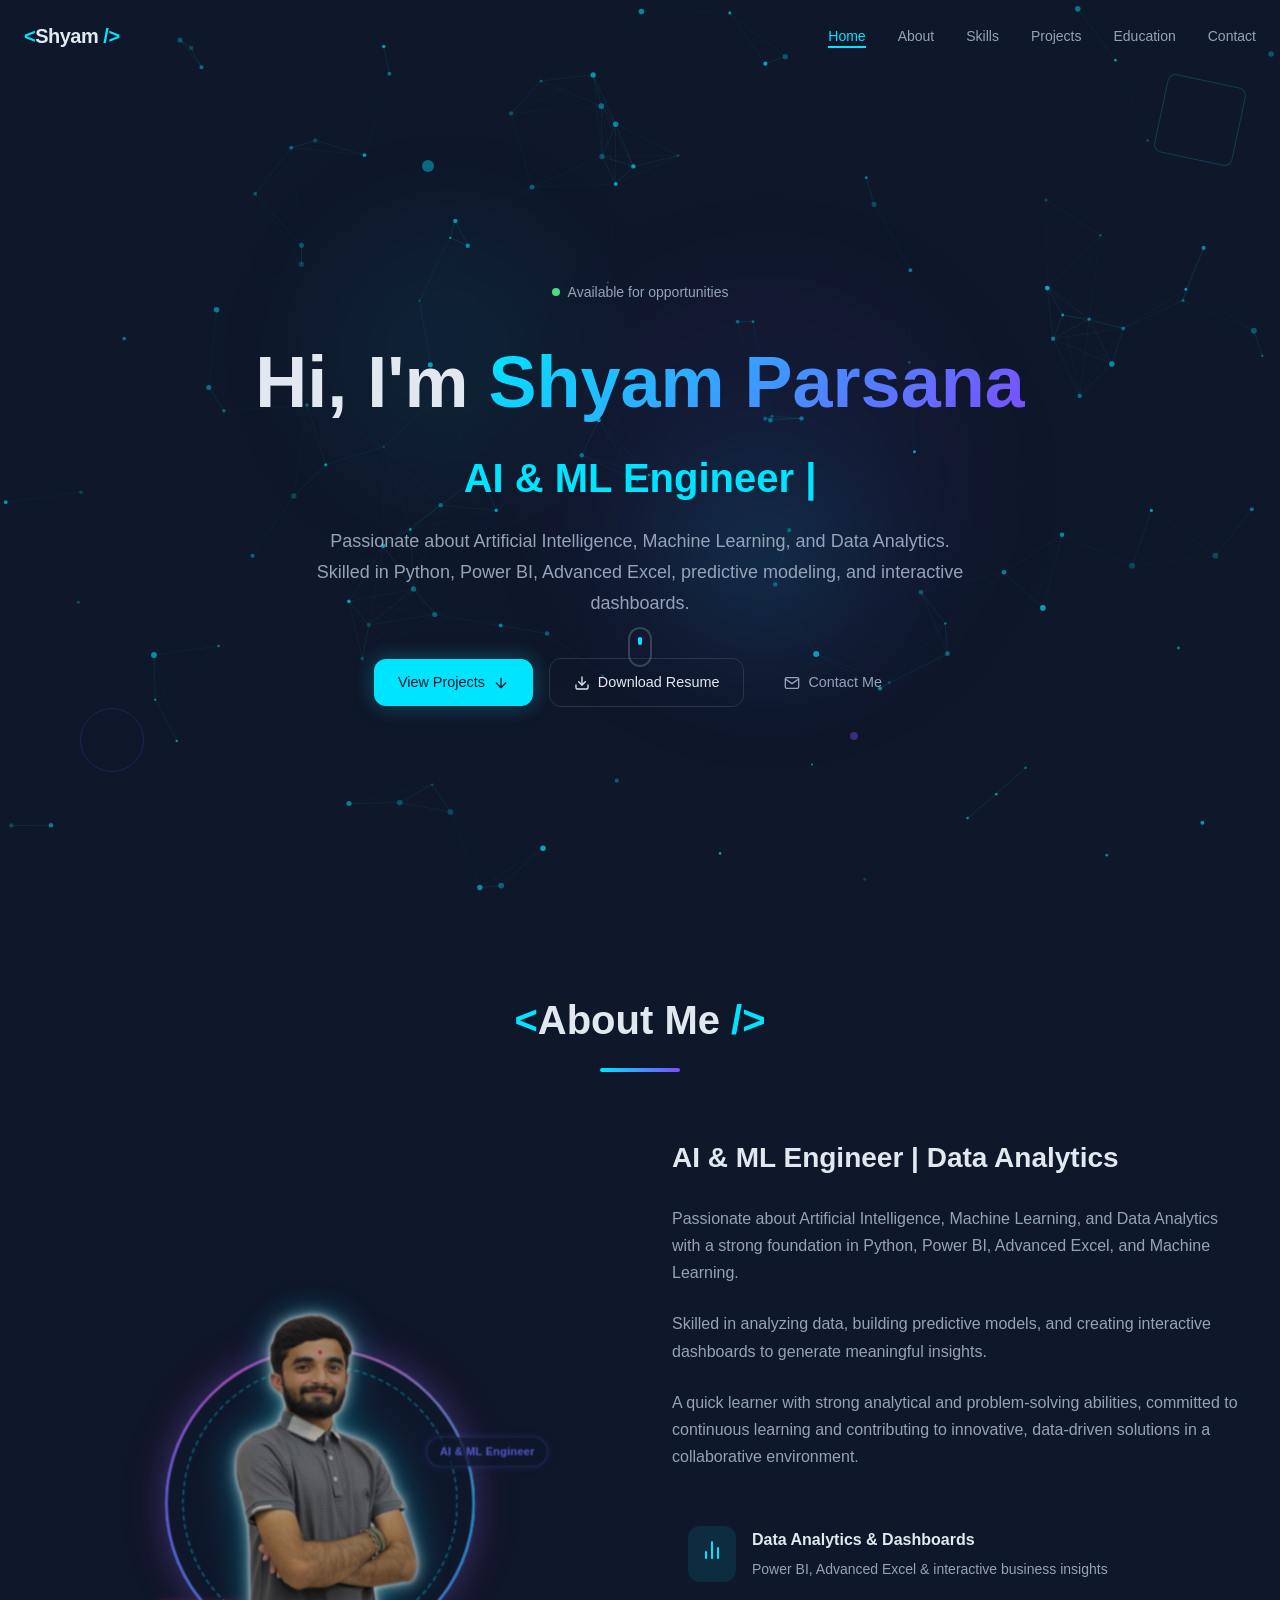
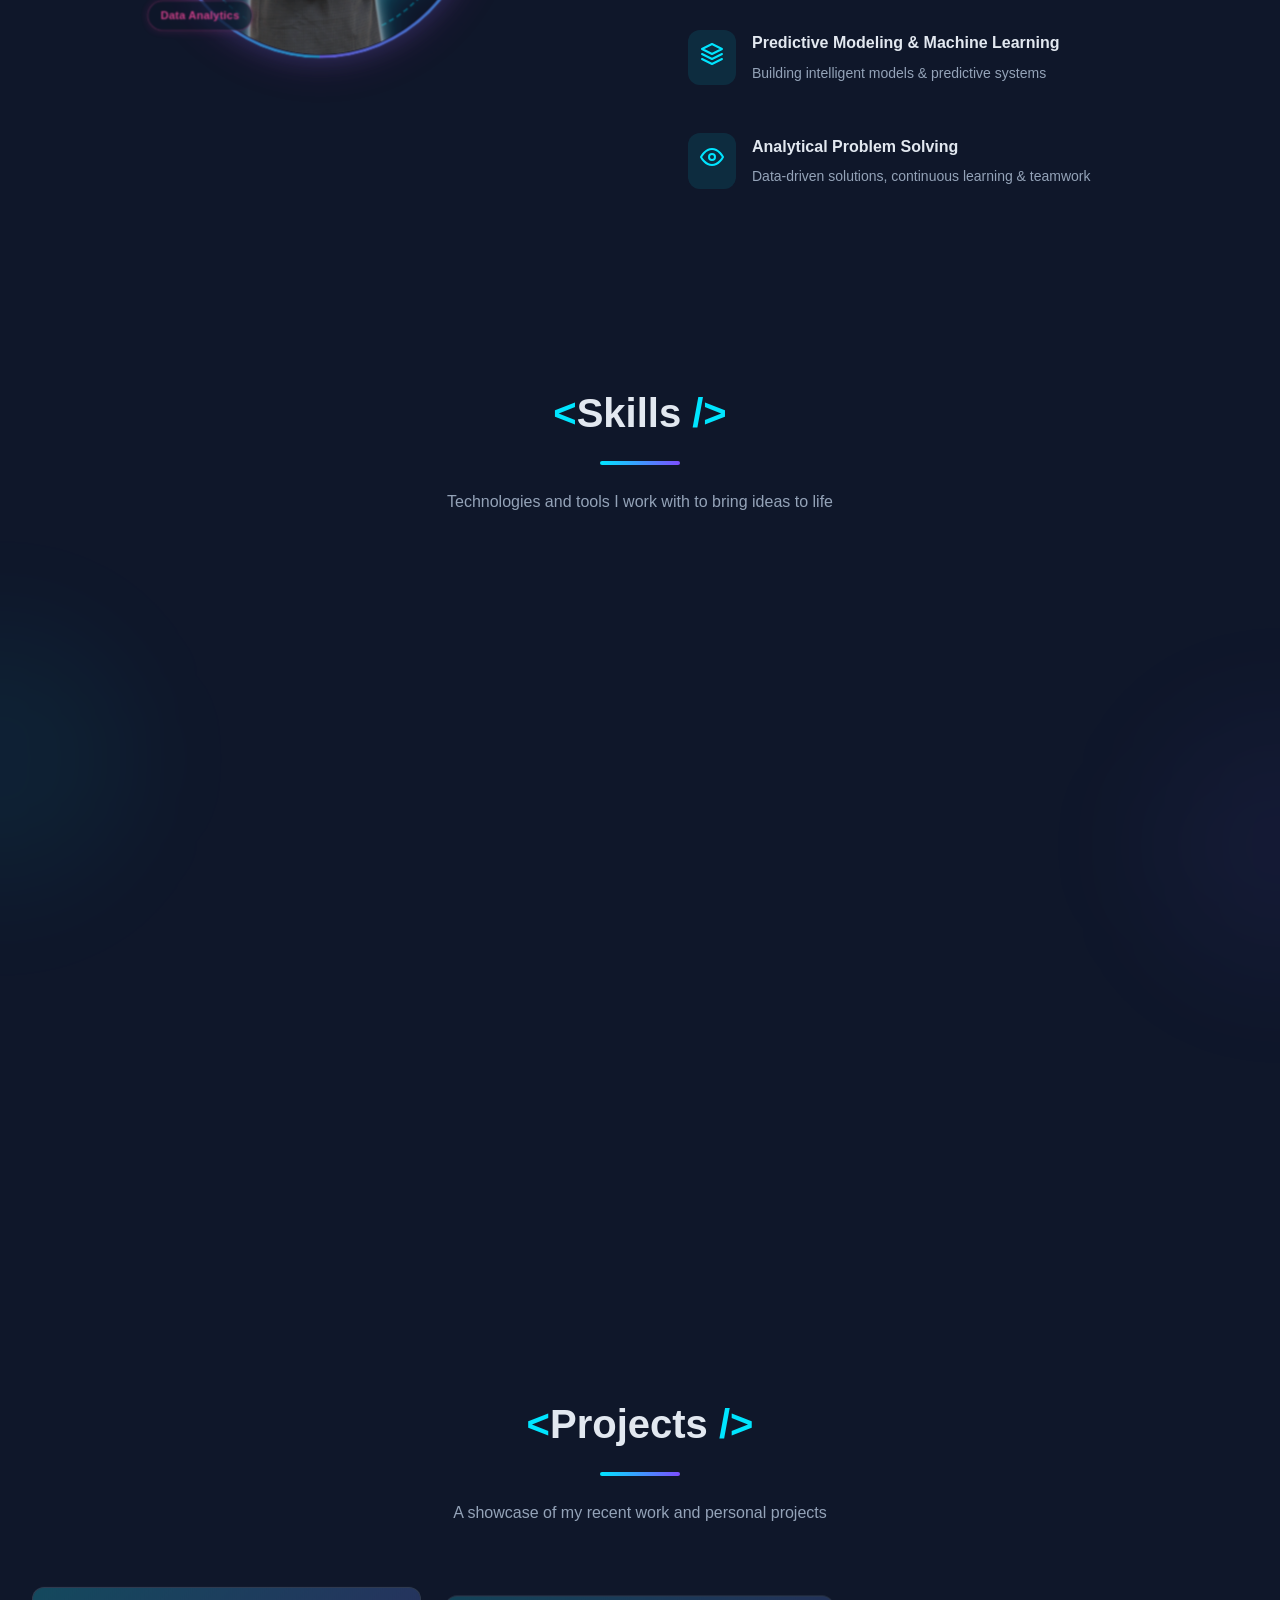
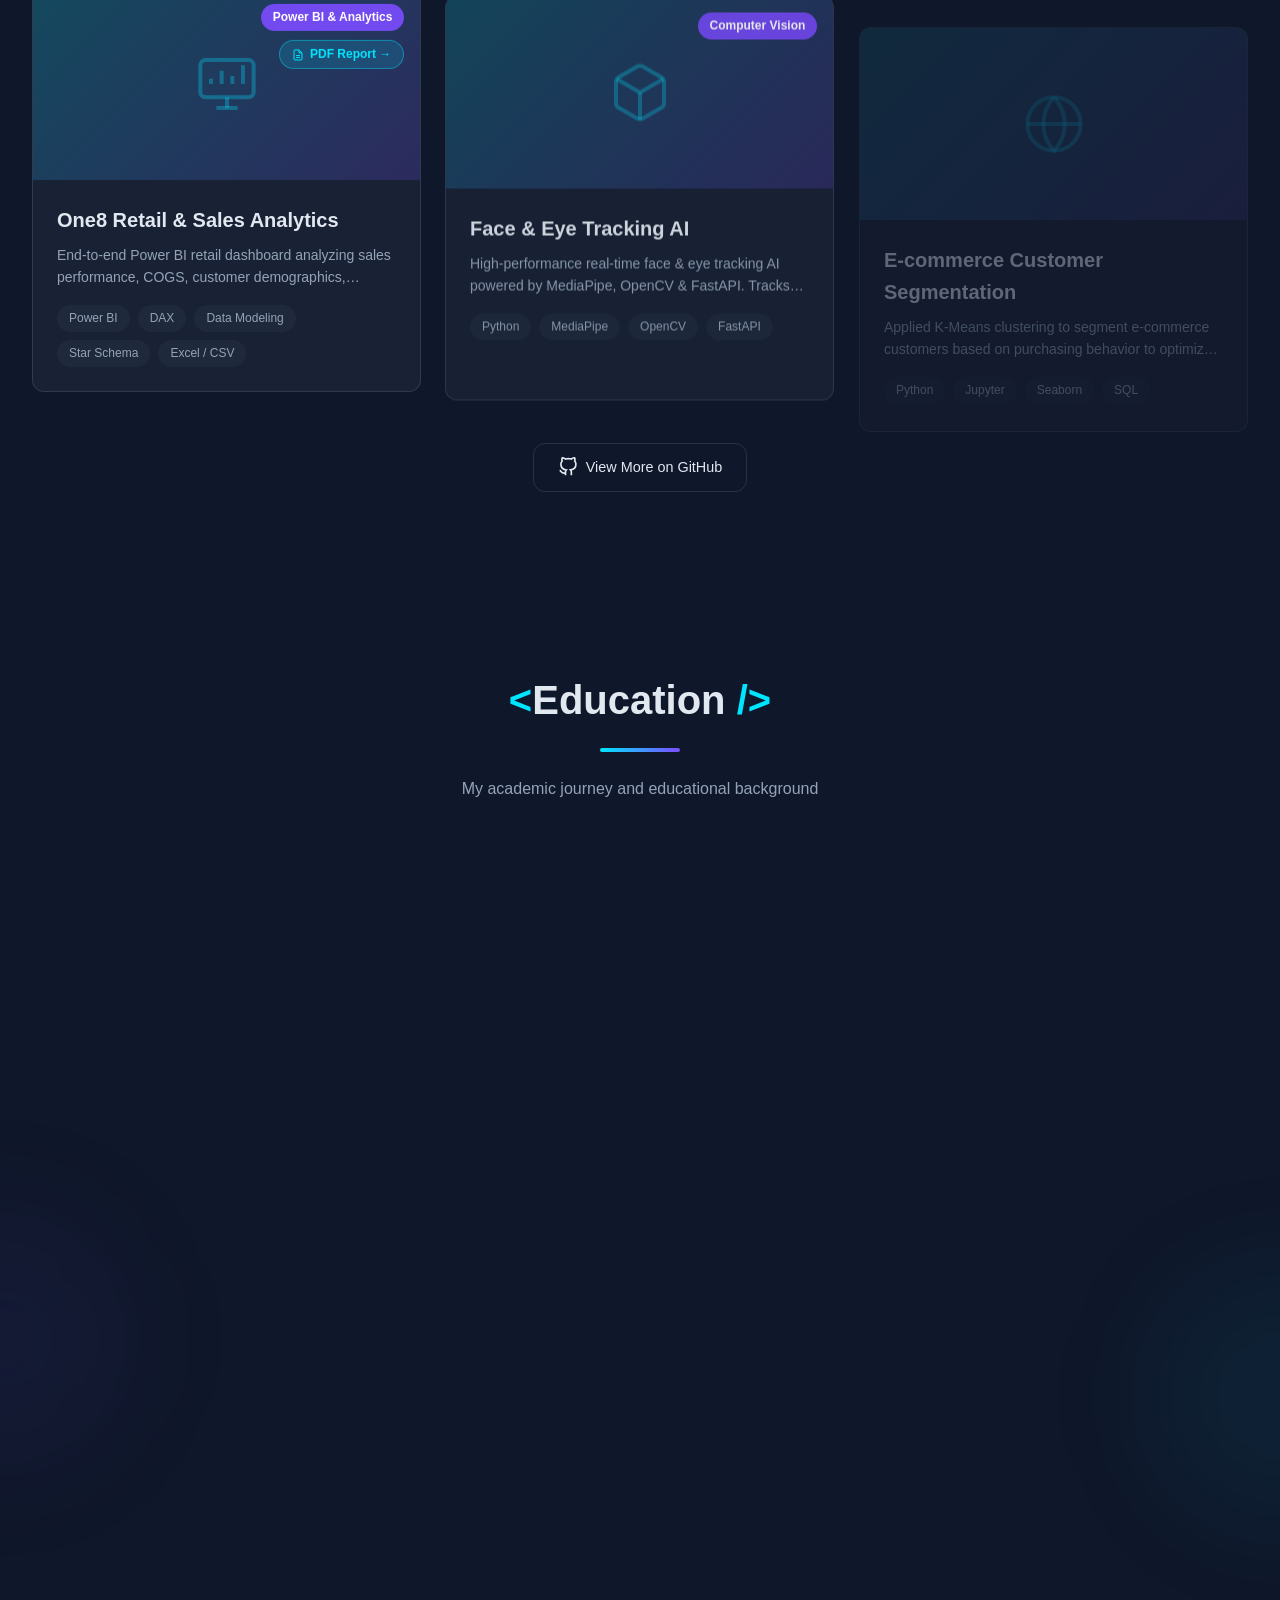
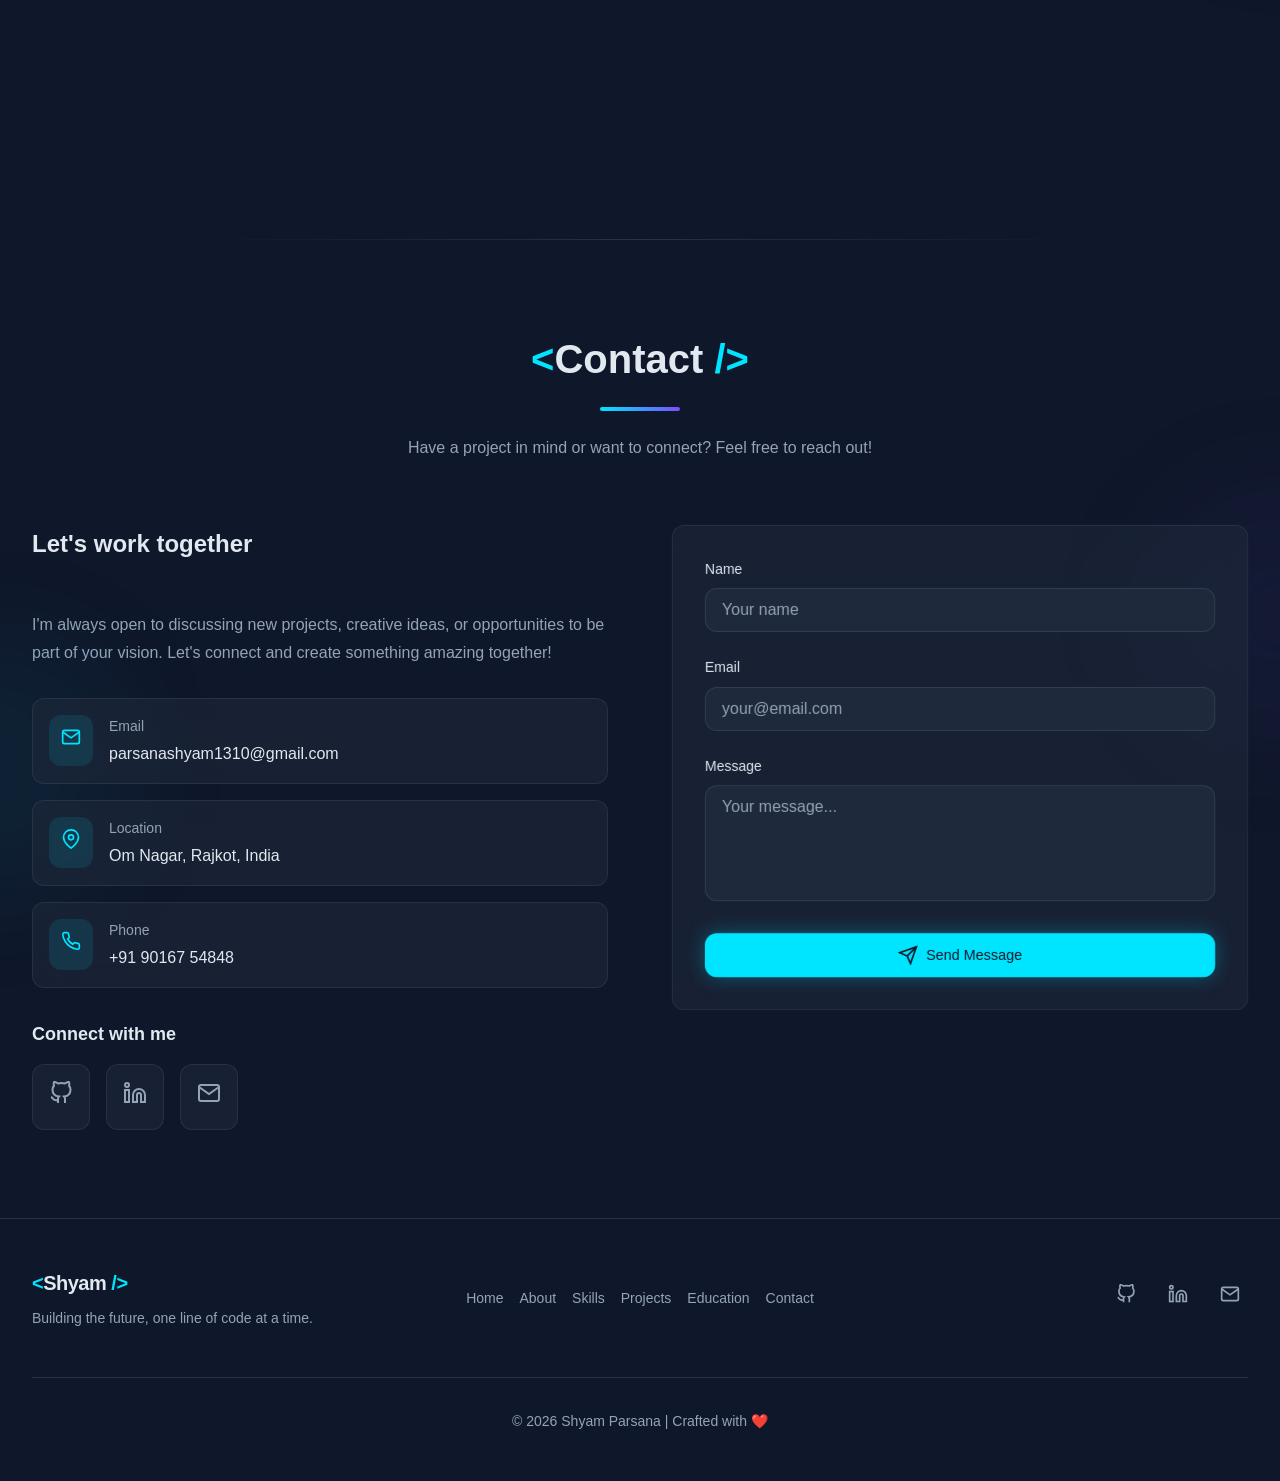
<file: index.html>
<!DOCTYPE html>
<html lang="en" data-theme="dark">

<head>
  <meta charset="UTF-8">
  <meta name="viewport" content="width=device-width, initial-scale=1.0">
  <meta name="description"
    content="Passionate about Artificial Intelligence, Machine Learning, and Data Analytics. Skilled in Python, Power BI, Advanced Excel, predictive modeling, and interactive dashboards.">
  <meta name="keywords"
    content="AI Engineer, ML Engineer, Power BI, Data Analytics, Advanced Excel, Python Developer, Predictive Modeling, Shyam Parsana, Portfolio">
  <meta name="author" content="Shyam Parsana">
  <meta name="theme-color" content="#0f172a">
  <title>Shyam Parsana | AI, ML & Data Analytics</title>

  <!-- Fonts - Using system fallbacks for offline support -->
  <!-- For better fonts, download from fonts/ folder and uncomment the CSS variables -->

  <!-- GSAP - Local Libraries (Save files from OFFLINE_SETUP.md) -->
  <script src="lib/gsap.min.js"></script>
  <script src="lib/ScrollTrigger.min.js"></script>

  <!-- Styles -->
  <link rel="stylesheet" href="styles.css">
</head>

<body>
  <!-- ========================================
       Pre-Loader
  ======================================== -->
  <div id="preloader" class="preloader">
    <div class="preloader-content">
      <!-- Spinning rings -->
      <div class="preloader-ring ring-outer"></div>
      <div class="preloader-ring ring-middle"></div>

      <!-- Profile Circle -->
      <div class="preloader-circle">
        <img src="photo/3D6A2306-removebg-preview.png" alt="Loading Profile" class="preloader-avatar-img" />
      </div>

      <!-- Name -->
      <div class="preloader-name">Shyam Parsana</div>
      <div class="preloader-subtitle">AI &amp; ML Engineer</div>

      <!-- Progress bar -->
      <div class="preloader-bar-wrap">
        <div class="preloader-bar" id="preloader-bar"></div>
      </div>
    </div>
  </div>


  <!-- Particle Background Canvas -->
  <canvas id="particle-canvas"></canvas>

  <!-- Page Transition Overlay -->
  <div id="page-transition" class="page-transition">
    <div class="transition-layer"></div>
  </div>

  <!-- Navigation -->
  <nav id="navbar" class="navbar">
    <div class="nav-container">
      <a href="#home" class="nav-logo">
        <span class="text-primary">&lt;</span>Shyam<span class="text-primary"> /&gt;</span>
      </a>

      <ul class="nav-links" id="nav-links">
        <li><a href="#home" class="nav-link active" data-section="home">Home</a></li>
        <li><a href="#about" class="nav-link" data-section="about">About</a></li>
        <li><a href="#skills" class="nav-link" data-section="skills">Skills</a></li>
        <li><a href="#projects" class="nav-link" data-section="projects">Projects</a></li>
        <li><a href="#education" class="nav-link" data-section="education">Education</a></li>
        <li><a href="#contact" class="nav-link" data-section="contact">Contact</a></li>
      </ul>

      <button class="mobile-menu-btn" id="mobile-menu-btn" aria-label="Toggle menu">
        <span class="hamburger-line"></span>
        <span class="hamburger-line"></span>
        <span class="hamburger-line"></span>
      </button>
    </div>
  </nav>

  <!-- Mobile Menu -->
  <div class="mobile-menu" id="mobile-menu">
    <ul class="mobile-nav-links">
      <li><a href="#home" class="mobile-nav-link" data-section="home">Home</a></li>
      <li><a href="#about" class="mobile-nav-link" data-section="about">About</a></li>
      <li><a href="#skills" class="mobile-nav-link" data-section="skills">Skills</a></li>
      <li><a href="#projects" class="mobile-nav-link" data-section="projects">Projects</a></li>
      <li><a href="#education" class="mobile-nav-link" data-section="education">Education</a></li>
      <li><a href="#contact" class="mobile-nav-link" data-section="contact">Contact</a></li>
    </ul>
  </div>

  <main>
    <!-- Hero Section -->
    <section id="home" class="hero-section">
      <!-- Floating Shapes -->
      <div class="floating-shapes">
        <div class="shape shape-1"></div>
        <div class="shape shape-2"></div>
        <div class="shape shape-3"></div>
        <div class="decorative-square"></div>
        <div class="decorative-circle"></div>
        <div class="dot dot-1"></div>
        <div class="dot dot-2"></div>
      </div>

      <div class="hero-content">
        <!-- Availability Badge -->
        <div class="availability-badge animate-fade-in">
          <span class="pulse-dot"></span>
          <span>Available for opportunities</span>
        </div>

        <!-- Main Heading -->
        <h1 class="hero-title animate-slide-up">
          Hi, I'm <span class="gradient-text">Shyam Parsana</span>
        </h1>

        <!-- Typewriter -->
        <div class="typewriter-container animate-slide-up delay-1">
          <span id="typewriter" class="typewriter-text"></span>
          <span class="cursor">|</span>
        </div>

        <!-- Description -->
        <p class="hero-description animate-slide-up delay-2">
          Passionate about Artificial Intelligence, Machine Learning, and Data Analytics. Skilled in Python, Power BI,
          Advanced Excel, predictive modeling, and interactive dashboards.
        </p>

        <!-- CTA Buttons -->
        <div class="hero-buttons animate-slide-up delay-3">
          <a href="#projects" class="btn btn-primary">
            View Projects
            <svg width="16" height="16" viewBox="0 0 24 24" fill="none" stroke="currentColor" stroke-width="2"
              stroke-linecap="round" stroke-linejoin="round">
              <path d="M12 5v14M19 12l-7 7-7-7" />
            </svg>
          </a>
          <a href="SHYAM_RESUME.pdf" class="btn btn-outline" download>
            <svg width="16" height="16" viewBox="0 0 24 24" fill="none" stroke="currentColor" stroke-width="2"
              stroke-linecap="round" stroke-linejoin="round">
              <path d="M21 15v4a2 2 0 0 1-2 2H5a2 2 0 0 1-2-2v-4"></path>
              <polyline points="7 10 12 15 17 10"></polyline>
              <line x1="12" y1="15" x2="12" y2="3"></line>
            </svg>
            Download Resume
          </a>

          <a href="#contact" class="btn btn-ghost">
            <svg width="16" height="16" viewBox="0 0 24 24" fill="none" stroke="currentColor" stroke-width="2"
              stroke-linecap="round" stroke-linejoin="round">
              <path d="M4 4h16c1.1 0 2 .9 2 2v12c0 1.1-.9 2-2 2H4c-1.1 0-2-.9-2-2V6c0-1.1.9-2 2-2z" />
              <polyline points="22,6 12,13 2,6" />
            </svg>
            Contact Me
          </a>
        </div>

        <!-- Scroll Indicator -->
        <div class="scroll-indicator">
          <div class="mouse">
            <div class="mouse-wheel"></div>
          </div>
        </div>
      </div>
    </section>

    <!-- About Section -->
    <section id="about" class="section about-section">
      <div class="container">
        <!-- Section Header -->
        <div class="section-header">
          <h2 class="section-title">
            <span class="text-primary">&lt;</span>About Me<span class="text-primary"> /&gt;</span>
          </h2>
          <div class="section-divider"></div>
        </div>

        <div class="about-grid">
          <!-- Profile Image -->
          <div class="about-image-container">
            <div class="profile-wrapper">
              <div class="profile-ring ring-1"></div>
              <div class="profile-ring ring-2"></div>
              <div class="profile-image">
                <img src="photo/profile_new.png" alt="Shyam Parsana" class="profile-placeholder" />
              </div>
              <div class="floating-badge badge-1">AI &amp; ML Engineer</div>
              <div class="floating-badge badge-2">Data Analytics</div>
            </div>
          </div>

          <!-- Content -->
          <div class="about-content">
            <h3 class="about-subtitle">AI &amp; ML Engineer | Data Analytics</h3>

            <p class="about-text">
              Passionate about Artificial Intelligence, Machine Learning, and Data Analytics with a strong foundation in
              Python, Power BI, Advanced Excel, and Machine Learning.
            </p>

            <p class="about-text">
              Skilled in analyzing data, building predictive models, and creating interactive dashboards to generate
              meaningful insights.
            </p>

            <p class="about-text">
              A quick learner with strong analytical and problem-solving abilities, committed to continuous learning and
              contributing to innovative, data-driven solutions in a collaborative environment.
            </p>

            <!-- Highlights -->
            <div class="highlights">
              <div class="highlight-card">
                <div class="highlight-icon">
                  <svg viewBox="0 0 24 24" fill="none" stroke="currentColor" stroke-width="2" stroke-linecap="round"
                    stroke-linejoin="round">
                    <line x1="18" y1="20" x2="18" y2="10"></line>
                    <line x1="12" y1="20" x2="12" y2="4"></line>
                    <line x1="6" y1="20" x2="6" y2="14"></line>
                  </svg>
                </div>
                <div class="highlight-text">
                  <strong>Data Analytics &amp; Dashboards</strong>
                  <span>Power BI, Advanced Excel &amp; interactive business insights</span>
                </div>
              </div>
              <div class="highlight-card">
                <div class="highlight-icon">
                  <svg viewBox="0 0 24 24" fill="none" stroke="currentColor" stroke-width="2" stroke-linecap="round"
                    stroke-linejoin="round">
                    <polygon points="12 2 2 7 12 12 22 7 12 2" />
                    <polyline points="2 17 12 22 22 17" />
                    <polyline points="2 12 12 17 22 12" />
                  </svg>
                </div>
                <div class="highlight-text">
                  <strong>Predictive Modeling &amp; Machine Learning</strong>
                  <span>Building intelligent models &amp; predictive systems</span>
                </div>
              </div>
              <div class="highlight-card">
                <div class="highlight-icon">
                  <svg viewBox="0 0 24 24" fill="none" stroke="currentColor" stroke-width="2" stroke-linecap="round"
                    stroke-linejoin="round">
                    <path d="M1 12s4-8 11-8 11 8 11 8-4 8-11 8-11-8-11-8z" />
                    <circle cx="12" cy="12" r="3" />
                  </svg>
                </div>
                <div class="highlight-text">
                  <strong>Analytical Problem Solving</strong>
                  <span>Data-driven solutions, continuous learning &amp; teamwork</span>
                </div>
              </div>
            </div>
          </div>
        </div>

      </div>
    </section>

    <!-- Skills Section -->
    <section id="skills" class="section skills-section">
      <div class="skills-bg">
        <div class="skills-bg-shape shape-left"></div>
        <div class="skills-bg-shape shape-right"></div>
      </div>

      <div class="container">
        <!-- Section Header -->
        <div class="section-header">
          <h2 class="section-title">
            <span class="text-primary">&lt;</span>Skills<span class="text-primary"> /&gt;</span>
          </h2>
          <div class="section-divider"></div>
          <p class="section-subtitle">Technologies and tools I work with to bring ideas to life</p>
        </div>

        <!-- Skills Categories -->
        <div class="skills-categories">

          <!-- AI & Machine Learning -->
          <div class="skill-category glass">
            <div class="category-header">
              <svg viewBox="0 0 24 24" fill="none" stroke="currentColor" stroke-width="2" stroke-linecap="round"
                stroke-linejoin="round">
                <polygon points="12 2 2 7 12 12 22 7 12 2" />
                <polyline points="2 17 12 22 22 17" />
                <polyline points="2 12 12 17 22 12" />
              </svg>
              <h3>Artificial Intelligence &amp; ML</h3>
            </div>
            <div class="skill-tags">
              <span class="skill-tag glow-hover">Machine Learning</span>
              <span class="skill-tag glow-hover">Predictive Modeling</span>
              <span class="skill-tag glow-hover">Deep Learning</span>
              <span class="skill-tag glow-hover">Computer Vision</span>
              <span class="skill-tag glow-hover">Model Evaluation</span>
              <span class="skill-tag glow-hover">Scikit-learn</span>
              <span class="skill-tag glow-hover">PyTorch</span>
            </div>
          </div>

          <!-- Data Analytics & BI -->
          <div class="skill-category glass">
            <div class="category-header">
              <svg viewBox="0 0 24 24" fill="none" stroke="currentColor" stroke-width="2" stroke-linecap="round"
                stroke-linejoin="round">
                <line x1="18" y1="20" x2="18" y2="10"></line>
                <line x1="12" y1="20" x2="12" y2="4"></line>
                <line x1="6" y1="20" x2="6" y2="14"></line>
              </svg>
              <h3>Data Analytics &amp; BI</h3>
            </div>
            <div class="skill-tags">
              <span class="skill-tag glow-hover">Power BI</span>
              <span class="skill-tag glow-hover">Advanced Excel</span>
              <span class="skill-tag glow-hover">Interactive Dashboards</span>
              <span class="skill-tag glow-hover">Data Analytics</span>
              <span class="skill-tag glow-hover">Data Visualization</span>
              <span class="skill-tag glow-hover">Business Insights</span>
            </div>
          </div>

          <!-- Programming & Libraries -->
          <div class="skill-category glass">
            <div class="category-header">
              <svg viewBox="0 0 24 24" fill="none" stroke="currentColor" stroke-width="2" stroke-linecap="round"
                stroke-linejoin="round">
                <polyline points="16 18 22 12 16 6"></polyline>
                <polyline points="8 6 2 12 8 18"></polyline>
              </svg>
              <h3>Programming &amp; Libraries</h3>
            </div>
            <div class="skill-tags">
              <span class="skill-tag glow-hover">Python</span>
              <span class="skill-tag glow-hover">SQL</span>
              <span class="skill-tag glow-hover">Pandas</span>
              <span class="skill-tag glow-hover">NumPy</span>
              <span class="skill-tag glow-hover">Matplotlib</span>
              <span class="skill-tag glow-hover">OpenCV</span>
              <span class="skill-tag glow-hover">HTML5 &amp; CSS3</span>
            </div>
          </div>

          <!-- Strengths & Soft Skills -->
          <div class="skill-category glass">
            <div class="category-header">
              <svg viewBox="0 0 24 24" fill="none" stroke="currentColor" stroke-width="2" stroke-linecap="round"
                stroke-linejoin="round">
                <circle cx="12" cy="12" r="10"></circle>
                <line x1="12" y1="16" x2="12" y2="12"></line>
                <line x1="12" y1="8" x2="12.01" y2="8"></line>
              </svg>
              <h3>Core Strengths &amp; Soft Skills</h3>
            </div>
            <div class="skill-tags">
              <span class="skill-tag glow-hover">Analytical Thinking</span>
              <span class="skill-tag glow-hover">Problem Solving</span>
              <span class="skill-tag glow-hover">Continuous Learning</span>
              <span class="skill-tag glow-hover">Data-Driven Solutions</span>
              <span class="skill-tag glow-hover">Collaborative Mindset</span>
              <span class="skill-tag glow-hover">Project Management</span>
            </div>
          </div>

        </div>
      </div>
    </section>

    <!-- Projects Section -->
    <section id="projects" class="section projects-section">

      <div class="container">
        <!-- Section Header -->
        <div class="section-header">
          <h2 class="section-title">
            <span class="text-primary">&lt;</span>Projects<span class="text-primary"> /&gt;</span>
          </h2>
          <div class="section-divider"></div>
          <p class="section-subtitle">A showcase of my recent work and personal projects</p>
        </div>

        <!-- Projects Grid -->
        <div class="projects-grid">
          <div class="project-card featured" id="one8-card">
            <div class="project-image">
              <svg class="project-placeholder" viewBox="0 0 24 24" fill="none" stroke="currentColor" stroke-width="1.5">
                <rect x="2" y="3" width="20" height="14" rx="2" ry="2"></rect>
                <line x1="8" y1="21" x2="16" y2="21"></line>
                <line x1="12" y1="17" x2="12" y2="21"></line>
                <line x1="6" y1="12" x2="6" y2="10"></line>
                <line x1="10" y1="12" x2="10" y2="7"></line>
                <line x1="14" y1="12" x2="14" y2="9"></line>
                <line x1="18" y1="12" x2="18" y2="5"></line>
              </svg>
              <div class="project-overlay">
                <a href="https://github.com/ShyamParsana/one8-powerbi-retail-analytics" target="_blank"
                  rel="noopener noreferrer" class="project-link" aria-label="View on GitHub">
                  <svg viewBox="0 0 24 24" fill="none" stroke="currentColor" stroke-width="2">
                    <path
                      d="M9 19c-5 1.5-5-2.5-7-3m14 6v-3.87a3.37 3.37 0 0 0-.94-2.61c3.14-.35 6.44-1.54 6.44-7A5.44 5.44 0 0 0 20 4.77 5.07 5.07 0 0 0 19.91 1S18.73.65 16 2.48a13.38 13.38 0 0 0-7 0C6.27.65 5.09 1 5.09 1A5.07 5.07 0 0 0 5 4.77a5.44 5.44 0 0 0-1.5 3.78c0 5.42 3.3 6.61 6.44 7A3.37 3.37 0 0 0 9 18.13V22" />
                  </svg>
                </a>
              </div>
              <span class="featured-badge">Power BI &amp; Analytics</span>
              <a href="one8-dashboard.pdf" target="_blank" rel="noopener noreferrer" class="featured-badge pdf-badge"
                title="View PDF Report" onclick="event.stopPropagation()">
                <svg width="12" height="12" viewBox="0 0 24 24" fill="none" stroke="currentColor" stroke-width="2">
                  <path d="M14 2H6a2 2 0 0 0-2 2v16a2 2 0 0 0 2 2h12a2 2 0 0 0 2-2V8z"></path>
                  <polyline points="14 2 14 8 20 8"></polyline>
                  <line x1="16" y1="13" x2="8" y2="13"></line>
                  <line x1="16" y1="17" x2="8" y2="17"></line>
                </svg>
                PDF Report &rarr;
              </a>
            </div>
            <div class="project-content">
              <h3 class="project-title">One8 Retail &amp; Sales Analytics</h3>
              <p class="project-description">End-to-end Power BI retail dashboard analyzing sales performance, COGS,
                customer demographics, inventory turnover, and product category profitability using Star Schema data
                modeling.</p>
              <div class="project-tech">
                <span>Power BI</span>
                <span>DAX</span>
                <span>Data Modeling</span>
                <span>Star Schema</span>
                <span>Excel / CSV</span>
              </div>
            </div>
          </div>

          <div class="project-card featured">
            <div class="project-image">
              <svg class="project-placeholder" viewBox="0 0 24 24" fill="none" stroke="currentColor" stroke-width="1.5">
                <path
                  d="M21 16V8a2 2 0 0 0-1-1.73l-7-4a2 2 0 0 0-2 0l-7 4A2 2 0 0 0 3 8v8a2 2 0 0 0 1 1.73l7 4a2 2 0 0 0 2 0l7-4A2 2 0 0 0 21 16z">
                </path>
                <polyline points="3.27 6.96 12 12.01 20.73 6.96"></polyline>
                <line x1="12" y1="22.08" x2="12" y2="12"></line>
              </svg>
              <div class="project-overlay">
                <a href="https://github.com/ShyamParsana/Face-Eye-Tracking-AI" target="_blank" rel="noopener noreferrer"
                  class="project-link" aria-label="View on GitHub">
                  <svg viewBox="0 0 24 24" fill="none" stroke="currentColor" stroke-width="2">
                    <path
                      d="M9 19c-5 1.5-5-2.5-7-3m14 6v-3.87a3.37 3.37 0 0 0-.94-2.61c3.14-.35 6.44-1.54 6.44-7A5.44 5.44 0 0 0 20 4.77 5.07 5.07 0 0 0 19.91 1S18.73.65 16 2.48a13.38 13.38 0 0 0-7 0C6.27.65 5.09 1 5.09 1A5.07 5.07 0 0 0 5 4.77a5.44 5.44 0 0 0-1.5 3.78c0 5.42 3.3 6.61 6.44 7A3.37 3.37 0 0 0 9 18.13V22" />
                  </svg>
                </a>
              </div>
              <span class="featured-badge">Computer Vision</span>
            </div>
            <div class="project-content">
              <h3 class="project-title">Face & Eye Tracking AI</h3>
              <p class="project-description">High-performance real-time face & eye tracking AI powered by MediaPipe,
                OpenCV & FastAPI. Tracks 478 3D facial landmarks, head pose orientation, and blinks.</p>
              <div class="project-tech">
                <span>Python</span>
                <span>MediaPipe</span>
                <span>OpenCV</span>
                <span>FastAPI</span>
              </div>
            </div>
          </div>

          <div class="project-card">
            <div class="project-image">
              <svg class="project-placeholder" viewBox="0 0 24 24" fill="none" stroke="currentColor" stroke-width="1.5">
                <circle cx="12" cy="12" r="10"></circle>
                <path d="M12 2a14.5 14.5 0 0 0 0 20 14.5 14.5 0 0 0 0-20"></path>
                <path d="M2 12h20"></path>
              </svg>
              <div class="project-overlay">
                <a href="https://github.com" target="_blank" rel="noopener noreferrer" class="project-link"
                  aria-label="View on GitHub">
                  <svg viewBox="0 0 24 24" fill="none" stroke="currentColor" stroke-width="2">
                    <path
                      d="M9 19c-5 1.5-5-2.5-7-3m14 6v-3.87a3.37 3.37 0 0 0-.94-2.61c3.14-.35 6.44-1.54 6.44-7A5.44 5.44 0 0 0 20 4.77 5.07 5.07 0 0 0 19.91 1S18.73.65 16 2.48a13.38 13.38 0 0 0-7 0C6.27.65 5.09 1 5.09 1A5.07 5.07 0 0 0 5 4.77a5.44 5.44 0 0 0-1.5 3.78c0 5.42 3.3 6.61 6.44 7A3.37 3.37 0 0 0 9 18.13V22" />
                  </svg>
                </a>
              </div>
            </div>
            <div class="project-content">
              <h3 class="project-title">E-commerce Customer Segmentation</h3>
              <p class="project-description">Applied K-Means clustering to segment e-commerce customers based on
                purchasing behavior to optimize targeted marketing strategies.</p>
              <div class="project-tech">
                <span>Python</span>
                <span>Jupyter</span>
                <span>Seaborn</span>
                <span>SQL</span>
              </div>
            </div>
          </div>
        </div>

        <!-- View More -->
        <div class="view-more">
          <a href="https://github.com/ShyamParsana" target="_blank" rel="noopener noreferrer" class="btn btn-outline">
            <svg viewBox="0 0 24 24" fill="none" stroke="currentColor" stroke-width="2" width="20" height="20">
              <path
                d="M9 19c-5 1.5-5-2.5-7-3m14 6v-3.87a3.37 3.37 0 0 0-.94-2.61c3.14-.35 6.44-1.54 6.44-7A5.44 5.44 0 0 0 20 4.77 5.07 5.07 0 0 0 19.91 1S18.73.65 16 2.48a13.38 13.38 0 0 0-7 0C6.27.65 5.09 1 5.09 1A5.07 5.07 0 0 0 5 4.77a5.44 5.44 0 0 0-1.5 3.78c0 5.42 3.3 6.61 6.44 7A3.37 3.37 0 0 0 9 18.13V22" />
            </svg>
            View More on GitHub
          </a>
        </div>
      </div>
    </section>

    <!-- Education Section -->
    <section id="education" class="section education-section">
      <div class="education-bg">
        <div class="education-bg-shape shape-left"></div>
        <div class="education-bg-shape shape-right"></div>
      </div>

      <div class="container">
        <!-- Section Header -->
        <div class="section-header">
          <h2 class="section-title">
            <span class="text-primary">&lt;</span>Education<span class="text-primary"> /&gt;</span>
          </h2>
          <div class="section-divider"></div>
          <p class="section-subtitle">My academic journey and educational background</p>
        </div>

        <!-- Timeline -->
        <div class="timeline">
          <div class="timeline-item">
            <div class="timeline-line"></div>
            <div class="timeline-node">
              <div class="node-inner"></div>
            </div>
            <div class="timeline-content">
              <div class="timeline-card glass">
                <div class="timeline-year">
                  <svg viewBox="0 0 24 24" fill="none" stroke="currentColor" stroke-width="2" width="16" height="16">
                    <rect x="3" y="4" width="18" height="18" rx="2" ry="2" />
                    <line x1="16" y1="2" x2="16" y2="6" />
                    <line x1="8" y1="2" x2="8" y2="6" />
                    <line x1="3" y1="10" x2="21" y2="10" />
                  </svg>
                  2023 - 2027
                </div>
                <h3 class="timeline-title">Bachelor Of Engineering</h3>
                <div class="timeline-institution">
                  <svg viewBox="0 0 24 24" fill="none" stroke="currentColor" stroke-width="2" width="16" height="16">
                    <path d="M22 10v6M2 10l10-5 10 5-10 5z" />
                    <path d="M6 12v5c3 3 9 3 12 0v-5" />
                  </svg>
                  V.V.P. Engineering College
                </div>
                <div class="timeline-location">
                  <svg viewBox="0 0 24 24" fill="none" stroke="currentColor" stroke-width="2" width="16" height="16">
                    <path d="M21 10c0 7-9 13-9 13s-9-6-9-13a9 9 0 0 1 18 0z" />
                    <circle cx="12" cy="10" r="3" />
                  </svg>
                  Rajkot, India (CGPA: 8.61)
                </div>
                <p class="timeline-description">Computer Engineering student focusing on data analytics, machine
                  learning, and solving real-world challenges through programming.</p>
                <ul class="timeline-achievements">
                  <li>Developed problem-solving and programming skills</li>
                  <li>Learning Artificial Intelligence and Machine Learning concepts</li>
                </ul>
              </div>
            </div>
          </div>

          <div class="timeline-item">
            <div class="timeline-line"></div>
            <div class="timeline-node">
              <div class="node-inner"></div>
            </div>
            <div class="timeline-content">
              <div class="timeline-card glass">
                <div class="timeline-year">
                  <svg viewBox="0 0 24 24" fill="none" stroke="currentColor" stroke-width="2" width="16" height="16">
                    <rect x="3" y="4" width="18" height="18" rx="2" ry="2" />
                    <line x1="16" y1="2" x2="16" y2="6" />
                    <line x1="8" y1="2" x2="8" y2="6" />
                    <line x1="3" y1="10" x2="21" y2="10" />
                  </svg>
                  2021 - 2023
                </div>
                <h3 class="timeline-title">HSC Board - 12th</h3>
                <div class="timeline-institution">
                  <svg viewBox="0 0 24 24" fill="none" stroke="currentColor" stroke-width="2" width="16" height="16">
                    <path d="M22 10v6M2 10l10-5 10 5-10 5z" />
                    <path d="M6 12v5c3 3 9 3 12 0v-5" />
                  </svg>
                  BAPS Swaminarayan Vidyamandir
                </div>
                <div class="timeline-location">
                  <svg viewBox="0 0 24 24" fill="none" stroke="currentColor" stroke-width="2" width="16" height="16">
                    <path d="M21 10c0 7-9 13-9 13s-9-6-9-13a9 9 0 0 1 18 0z" />
                    <circle cx="12" cy="10" r="3" />
                  </svg>
                  Gondal, India (PR: 84.27)
                </div>
                <p class="timeline-description">Completed higher secondary education in the Science stream.</p>
              </div>
            </div>
          </div>

          <div class="timeline-item last">
            <div class="timeline-node">
              <div class="node-inner"></div>
            </div>
            <div class="timeline-content">
              <div class="timeline-card glass">
                <div class="timeline-year">
                  <svg viewBox="0 0 24 24" fill="none" stroke="currentColor" stroke-width="2" width="16" height="16">
                    <rect x="3" y="4" width="18" height="18" rx="2" ry="2" />
                    <line x1="16" y1="2" x2="16" y2="6" />
                    <line x1="8" y1="2" x2="8" y2="6" />
                    <line x1="3" y1="10" x2="21" y2="10" />
                  </svg>
                  2019 - 2021
                </div>
                <h3 class="timeline-title">SSC Board - 10th</h3>
                <div class="timeline-institution">
                  <svg viewBox="0 0 24 24" fill="none" stroke="currentColor" stroke-width="2" width="16" height="16">
                    <path d="M22 10v6M2 10l10-5 10 5-10 5z" />
                    <path d="M6 12v5c3 3 9 3 12 0v-5" />
                  </svg>
                  BAPS Swaminarayan Vidyamandir
                </div>
                <div class="timeline-location">
                  <svg viewBox="0 0 24 24" fill="none" stroke="currentColor" stroke-width="2" width="16" height="16">
                    <path d="M21 10c0 7-9 13-9 13s-9-6-9-13a9 9 0 0 1 18 0z" />
                    <circle cx="12" cy="10" r="3" />
                  </svg>
                  Gondal, India (PR: 97.18)
                </div>
                <p class="timeline-description">Completed secondary education with excellent academic performance.</p>
              </div>
            </div>
          </div>
        </div>
      </div>
    </section>

    <!-- Contact Section -->
    <section id="contact" class="section contact-section">
      <div class="section-line"></div>
      <div class="contact-bg">
        <div class="contact-bg-shape shape-left"></div>
        <div class="contact-bg-shape shape-right"></div>
      </div>

      <div class="container">
        <!-- Section Header -->
        <div class="section-header">
          <h2 class="section-title">
            <span class="text-primary">&lt;</span>Contact<span class="text-primary"> /&gt;</span>
          </h2>
          <div class="section-divider"></div>
          <p class="section-subtitle">Have a project in mind or want to connect? Feel free to reach out!</p>
        </div>

        <div class="contact-grid">
          <!-- Contact Info -->
          <div class="contact-info">
            <h3 class="contact-heading">Let's work together</h3>
            <p class="contact-text">I'm always open to discussing new projects, creative ideas, or opportunities to be
              part of your vision. Let's connect and create something amazing together!</p>

            <!-- Contact Details -->
            <div class="contact-details">
              <div class="contact-item glass">
                <div class="contact-icon">
                  <svg viewBox="0 0 24 24" fill="none" stroke="currentColor" stroke-width="2">
                    <path d="M4 4h16c1.1 0 2 .9 2 2v12c0 1.1-.9 2-2 2H4c-1.1 0-2-.9-2-2V6c0-1.1.9-2 2-2z" />
                    <polyline points="22,6 12,13 2,6" />
                  </svg>
                </div>
                <div class="contact-detail">
                  <span class="detail-label">Email</span>
                  <a href="https://mail.google.com/mail/?view=cm&fs=1&to=parsanashyam1310@gmail.com" target="_blank"
                    rel="noopener noreferrer" class="detail-value"
                    style="word-break: break-all;">parsanashyam1310@gmail.com</a>
                </div>
              </div>

              <div class="contact-item glass">
                <div class="contact-icon">
                  <svg viewBox="0 0 24 24" fill="none" stroke="currentColor" stroke-width="2">
                    <path d="M21 10c0 7-9 13-9 13s-9-6-9-13a9 9 0 0 1 18 0z" />
                    <circle cx="12" cy="10" r="3" />
                  </svg>
                </div>
                <div class="contact-detail">
                  <span class="detail-label">Location</span>
                  <span class="detail-value">Om Nagar, Rajkot, India</span>
                </div>
              </div>

              <div class="contact-item glass">
                <div class="contact-icon">
                  <svg viewBox="0 0 24 24" fill="none" stroke="currentColor" stroke-width="2">
                    <path
                      d="M22 16.92v3a2 2 0 0 1-2.18 2 19.79 19.79 0 0 1-8.63-3.07 19.5 19.5 0 0 1-6-6 19.79 19.79 0 0 1-3.07-8.67A2 2 0 0 1 4.11 2h3a2 2 0 0 1 2 1.72 12.84 12.84 0 0 0 .7 2.81 2 2 0 0 1-.45 2.11L8.09 9.91a16 16 0 0 0 6 6l1.27-1.27a2 2 0 0 1 2.11-.45 12.84 12.84 0 0 0 2.81.7A2 2 0 0 1 22 16.92z" />
                  </svg>
                </div>
                <div class="contact-detail">
                  <span class="detail-label">Phone</span>
                  <a href="tel:+919016754848" class="detail-value">+91 90167 54848</a>
                </div>
              </div>
            </div>

            <!-- Social Links -->
            <div class="social-section">
              <h4>Connect with me</h4>
              <div class="social-links">
                <a href="https://github.com/ShyamParsana" target="_blank" rel="noopener noreferrer"
                  class="social-link glass" aria-label="GitHub">
                  <svg viewBox="0 0 24 24" fill="none" stroke="currentColor" stroke-width="2">
                    <path
                      d="M9 19c-5 1.5-5-2.5-7-3m14 6v-3.87a3.37 3.37 0 0 0-.94-2.61c3.14-.35 6.44-1.54 6.44-7A5.44 5.44 0 0 0 20 4.77 5.07 5.07 0 0 0 19.91 1S18.73.65 16 2.48a13.38 13.38 0 0 0-7 0C6.27.65 5.09 1 5.09 1A5.07 5.07 0 0 0 5 4.77a5.44 5.44 0 0 0-1.5 3.78c0 5.42 3.3 6.61 6.44 7A3.37 3.37 0 0 0 9 18.13V22" />
                  </svg>
                </a>
                <a href="https://www.linkedin.com/in/shyam-parsana-214633290/" target="_blank" rel="noopener noreferrer"
                  class="social-link glass" aria-label="LinkedIn">
                  <svg viewBox="0 0 24 24" fill="none" stroke="currentColor" stroke-width="2">
                    <path d="M16 8a6 6 0 0 1 6 6v7h-4v-7a2 2 0 0 0-2-2 2 2 0 0 0-2 2v7h-4v-7a6 6 0 0 1 6-6z" />
                    <rect x="2" y="9" width="4" height="12" />
                    <circle cx="4" cy="4" r="2" />
                  </svg>
                </a>
                <a href="https://mail.google.com/mail/?view=cm&fs=1&to=parsanashyam1310@gmail.com" target="_blank"
                  rel="noopener noreferrer" class="social-link glass" aria-label="Email">
                  <svg viewBox="0 0 24 24" fill="none" stroke="currentColor" stroke-width="2">
                    <path d="M4 4h16c1.1 0 2 .9 2 2v12c0 1.1-.9 2-2 2H4c-1.1 0-2-.9-2-2V6c0-1.1.9-2 2-2z" />
                    <polyline points="22,6 12,13 2,6" />
                  </svg>
                </a>
              </div>
            </div>
          </div>

          <!-- Contact Form -->
          <div class="contact-form-wrapper">
            <form id="contact-form" class="contact-form glass">
              <div class="form-field" id="form-field-1">
                <label for="name">Name</label>
                <input type="text" id="name" name="name" placeholder="Your name" required>
              </div>
              <div class="form-field" id="form-field-2">
                <label for="email">Email</label>
                <input type="email" id="email" name="email" placeholder="your@email.com" required>
              </div>
              <div class="form-field" id="form-field-3">
                <label for="message">Message</label>
                <textarea id="message" name="message" rows="5" placeholder="Your message..." required></textarea>
              </div>
              <div class="form-field" id="form-field-4">
                <button type="submit" class="btn btn-primary btn-full" id="submit-btn">
                  <svg viewBox="0 0 24 24" fill="none" stroke="currentColor" stroke-width="2" width="20" height="20">
                    <line x1="22" y1="2" x2="11" y2="13" />
                    <polygon points="22 2 15 22 11 13 2 9 22 2" />
                  </svg>
                  Send Message
                </button>
              </div>
            </form>
          </div>
        </div>
      </div>
    </section>
  </main>

  <!-- Footer -->
  <footer class="footer">
    <div class="container">
      <div class="footer-grid">
        <!-- Logo -->
        <div class="footer-brand">
          <a href="#home" class="nav-logo">
            <span class="text-primary">&lt;</span>Shyam<span class="text-primary"> /&gt;</span>
          </a>
          <p>Building the future, one line of code at a time.</p>
        </div>

        <!-- Navigation -->
        <nav class="footer-nav">
          <a href="#home">Home</a>
          <a href="#about">About</a>
          <a href="#skills">Skills</a>
          <a href="#projects">Projects</a>
          <a href="#education">Education</a>
          <a href="#contact">Contact</a>
        </nav>

        <!-- Social -->
        <div class="footer-social">
          <a href="https://github.com/ShyamParsana" target="_blank" rel="noopener noreferrer" aria-label="GitHub">
            <svg viewBox="0 0 24 24" fill="none" stroke="currentColor" stroke-width="2" width="20" height="20">
              <path
                d="M9 19c-5 1.5-5-2.5-7-3m14 6v-3.87a3.37 3.37 0 0 0-.94-2.61c3.14-.35 6.44-1.54 6.44-7A5.44 5.44 0 0 0 20 4.77 5.07 5.07 0 0 0 19.91 1S18.73.65 16 2.48a13.38 13.38 0 0 0-7 0C6.27.65 5.09 1 5.09 1A5.07 5.07 0 0 0 5 4.77a5.44 5.44 0 0 0-1.5 3.78c0 5.42 3.3 6.61 6.44 7A3.37 3.37 0 0 0 9 18.13V22" />
            </svg>
          </a>
          <a href="https://www.linkedin.com/in/shyam-parsana-214633290/" target="_blank" rel="noopener noreferrer"
            aria-label="LinkedIn">
            <svg viewBox="0 0 24 24" fill="none" stroke="currentColor" stroke-width="2" width="20" height="20">
              <path d="M16 8a6 6 0 0 1 6 6v7h-4v-7a2 2 0 0 0-2-2 2 2 0 0 0-2 2v7h-4v-7a6 6 0 0 1 6-6z" />
              <rect x="2" y="9" width="4" height="12" />
              <circle cx="4" cy="4" r="2" />
            </svg>
          </a>
          <a href="https://mail.google.com/mail/?view=cm&fs=1&to=parsanashyam1310@gmail.com" target="_blank"
            rel="noopener noreferrer" aria-label="Email">
            <svg viewBox="0 0 24 24" fill="none" stroke="currentColor" stroke-width="2" width="20" height="20">
              <path d="M4 4h16c1.1 0 2 .9 2 2v12c0 1.1-.9 2-2 2H4c-1.1 0-2-.9-2-2V6c0-1.1.9-2 2-2z" />
              <polyline points="22,6 12,13 2,6" />
            </svg>
          </a>
        </div>
      </div>

      <!-- Copyright -->
      <div class="footer-copyright">
        <p>&copy; 2026 Shyam Parsana | Crafted with <span class="footer-heart">❤️</span></p>
      </div>
    </div>
  </footer>

  <!-- Back to Top Button -->
  <button id="back-to-top" class="back-to-top" aria-label="Back to top">
    <svg viewBox="0 0 24 24" fill="none" stroke="currentColor" stroke-width="2" width="24" height="24">
      <path d="M18 15l-6-6-6 6" />
    </svg>
  </button>

  <!-- Scripts -->
  <script src="script.js"></script>
</body>

</html>
</file>
<file: styles.css>
/* ========================================
   CSS Variables & Base Styles
======================================== */
:root {
  /* Default Dark Theme */
  --primary: #00E5FF;
  --primary-foreground: #0f172a;
  --accent: #7C4DFF;
  --accent-foreground: #ffffff;
  --background: #0f172a;
  --foreground: #e2e8f0;
  --card: rgba(30, 41, 59, 0.7);
  --card-foreground: #e2e8f0;
  --secondary: #1e293b;
  --secondary-foreground: #e2e8f0;
  --muted: #334155;
  --muted-foreground: #94a3b8;
  --border: rgba(100, 116, 139, 0.3);
  --radius: 0.75rem;
  /* Offline-safe fonts (using system fonts as fallback) */
  --font-sans: 'Segoe UI', -apple-system, BlinkMacSystemFont, 'Roboto', sans-serif;
  --font-mono: 'Monaco', 'Menlo', 'Ubuntu Mono', monospace;
}

[data-theme='light'] {
  --primary: #00B8D4;
  --primary-foreground: #ffffff;
  --accent: #651FFF;
  --accent-foreground: #ffffff;
  --background: #f8fafc;
  --foreground: #0f172a;
  --card: rgba(255, 255, 255, 0.9);
  --card-foreground: #0f172a;
  --secondary: #e2e8f0;
  --secondary-foreground: #0f172a;
  --muted: #cbd5e1;
  --muted-foreground: #475569;
  --border: rgba(148, 163, 184, 0.3);
}

*,
*::before,
*::after {
  box-sizing: border-box;
  margin: 0;
  padding: 0;
}

html {
  scroll-behavior: smooth;
}

body {
  font-family: var(--font-sans);
  background-color: var(--background);
  color: var(--foreground);
  line-height: 1.6;
  overflow-x: hidden;
  transition: background-color 0.5s ease, color 0.5s ease;
}

/* Scrollbar */
::-webkit-scrollbar {
  width: 8px;
}

::-webkit-scrollbar-track {
  background: var(--background);
}

::-webkit-scrollbar-thumb {
  background: var(--muted);
  border-radius: 4px;
}

::-webkit-scrollbar-thumb:hover {
  background: #475569;
}

/* ========================================
   Utility Classes
======================================== */
.container {
  max-width: 1280px;
  margin: 0 auto;
  padding: 0 1rem;
}

@media (min-width: 640px) {
  .container {
    padding: 0 1.5rem;
  }
}

@media (min-width: 1024px) {
  .container {
    padding: 0 2rem;
  }
}

.text-primary {
  color: var(--primary);
}

.text-accent {
  color: var(--accent);
}

.glass {
  background: rgba(30, 41, 59, 0.6);
  backdrop-filter: blur(12px);
  -webkit-backdrop-filter: blur(12px);
  border: 1px solid rgba(100, 116, 139, 0.2);
}

.glass-strong {
  background: rgba(30, 41, 59, 0.8);
  backdrop-filter: blur(20px);
  -webkit-backdrop-filter: blur(20px);
  border: 1px solid rgba(100, 116, 139, 0.3);
}

.gradient-text {
  background: linear-gradient(135deg, var(--primary) 0%, var(--accent) 100%);
  -webkit-background-clip: text;
  -webkit-text-fill-color: transparent;
  background-clip: text;
}

.glow-primary {
  box-shadow: 0 0 30px rgba(0, 229, 255, 0.3);
}

.glow-accent {
  box-shadow: 0 0 30px rgba(124, 77, 255, 0.3);
}

/* ========================================
   Animations
======================================== */
@keyframes float {

  0%,
  100% {
    transform: translateY(0px);
  }

  50% {
    transform: translateY(-20px);
  }
}

@keyframes pulse-glow {

  0%,
  100% {
    box-shadow: 0 0 20px rgba(0, 229, 255, 0.3);
  }

  50% {
    box-shadow: 0 0 40px rgba(0, 229, 255, 0.6);
  }
}

@keyframes slide-up {
  from {
    opacity: 0;
    transform: translateY(30px);
  }

  to {
    opacity: 1;
    transform: translateY(0);
  }
}

@keyframes fade-in {
  from {
    opacity: 0;
  }

  to {
    opacity: 1;
  }
}

@keyframes blink {

  0%,
  50% {
    opacity: 1;
  }

  51%,
  100% {
    opacity: 0;
  }
}

@keyframes bounce {

  0%,
  100% {
    transform: translateY(0);
  }

  50% {
    transform: translateY(-10px);
  }
}

.animate-float {
  animation: float 6s ease-in-out infinite;
}

.animate-slide-up {
  animation: slide-up 0.6s ease-out forwards;
}

.animate-fade-in {
  animation: fade-in 0.5s ease-out forwards;
}

.delay-1 {
  animation-delay: 0.2s;
}

.delay-2 {
  animation-delay: 0.4s;
}

.delay-3 {
  animation-delay: 0.6s;
}

/* ========================================
   Buttons
======================================== */
.btn {
  display: inline-flex;
  align-items: center;
  justify-content: center;
  gap: 0.5rem;
  padding: 0.75rem 1.5rem;
  border-radius: var(--radius);
  font-weight: 500;
  font-size: 0.9rem;
  text-decoration: none;
  cursor: pointer;
  transition: all 0.3s ease;
  border: none;
  outline: none;
}

.btn-primary {
  background: var(--primary);
  color: var(--primary-foreground);
  box-shadow: 0 0 20px rgba(0, 229, 255, 0.3);
}

.btn-primary:hover {
  background: rgba(0, 229, 255, 0.9);
  box-shadow: 0 0 30px rgba(0, 229, 255, 0.5);
  transform: translateY(-2px);
}

.btn-outline {
  background: transparent;
  color: var(--foreground);
  border: 1px solid var(--border);
}

.btn-outline:hover {
  border-color: rgba(0, 229, 255, 0.5);
  background: var(--secondary);
  color: var(--primary);
}

.btn-ghost {
  background: transparent;
  color: var(--muted-foreground);
}

.btn-ghost:hover {
  background: rgba(124, 77, 255, 0.1);
  color: var(--accent);
}

.btn-full {
  width: 100%;
}

/* ========================================
   Particle Canvas
======================================== */
#particle-canvas {
  position: fixed;
  top: 0;
  left: 0;
  width: 100%;
  height: 100%;
  z-index: 0;
  pointer-events: none;
}

/* ========================================
   Page Transition
======================================== */
.page-transition {
  position: fixed;
  top: 0;
  left: 0;
  width: 100%;
  height: 100%;
  z-index: 9999;
  pointer-events: none;
}

.transition-layer {
  position: absolute;
  top: 0;
  left: 0;
  width: 100%;
  height: 100%;
  background: linear-gradient(135deg, var(--primary) 0%, var(--accent) 100%);
  transform: scaleX(0);
  transform-origin: left;
}

/* ========================================
   Theme Toggle & Navigation
======================================== */
.theme-toggle {
  position: fixed;
  bottom: 2rem;
  left: 2rem;
  z-index: 1000;
  width: 3.5rem;
  height: 3.5rem;
  border-radius: 50%;
  background: var(--card);
  border: 1px solid var(--border);
  color: var(--foreground);
  display: flex;
  align-items: center;
  justify-content: center;
  cursor: pointer;
  box-shadow: 0 4px 20px rgba(0, 0, 0, 0.3);
  backdrop-filter: blur(10px);
  -webkit-backdrop-filter: blur(10px);
  transition: all 0.3s ease;
}

.theme-toggle:hover {
  transform: translateY(-5px);
  border-color: var(--primary);
  box-shadow: 0 8px 25px rgba(0, 229, 255, 0.2);
}

.theme-toggle svg {
  width: 1.5rem;
  height: 1.5rem;
  transition: transform 0.5s ease;
}

.theme-toggle:hover svg {
  transform: rotate(30deg);
}

/* ========================================
   Navigation
======================================== */
.navbar {
  position: fixed;
  top: 0;
  left: 0;
  right: 0;
  z-index: 100;
  padding: 1.25rem 0;
  transition: padding 0.3s ease;
}

.nav-container {
  max-width: 1280px;
  margin: 0 auto;
  padding: 0 1rem;
  display: flex;
  align-items: center;
  justify-content: space-between;
}

@media (min-width: 640px) {
  .nav-container {
    padding: 0 1.5rem;
  }
}

.nav-logo {
  font-size: 1.25rem;
  font-weight: 700;
  text-decoration: none;
  color: var(--foreground);
  letter-spacing: -0.025em;
}

.nav-links {
  display: none;
  list-style: none;
  gap: 2rem;
}

@media (min-width: 768px) {
  .nav-links {
    display: flex;
  }
}

.nav-link {
  color: var(--muted-foreground);
  text-decoration: none;
  font-size: 0.875rem;
  font-weight: 500;
  transition: color 0.3s ease;
  position: relative;
}

.nav-link:hover,
.nav-link.active {
  color: var(--primary);
}

.nav-link::after {
  content: '';
  position: absolute;
  bottom: -4px;
  left: 0;
  width: 0;
  height: 2px;
  background: var(--primary);
  transition: width 0.3s ease;
}

.nav-link:hover::after,
.nav-link.active::after {
  width: 100%;
}

/* Mobile Menu Button */
.mobile-menu-btn {
  display: flex;
  flex-direction: column;
  gap: 5px;
  background: none;
  border: none;
  cursor: pointer;
  padding: 0.5rem;
}

@media (min-width: 768px) {
  .mobile-menu-btn {
    display: none;
  }
}

.hamburger-line {
  width: 24px;
  height: 2px;
  background: var(--foreground);
  transition: all 0.3s ease;
}

.mobile-menu-btn.active .hamburger-line:nth-child(1) {
  transform: rotate(45deg) translate(5px, 5px);
}

.mobile-menu-btn.active .hamburger-line:nth-child(2) {
  opacity: 0;
}

.mobile-menu-btn.active .hamburger-line:nth-child(3) {
  transform: rotate(-45deg) translate(5px, -5px);
}

/* Mobile Menu */
.mobile-menu {
  display: none;
  position: fixed;
  top: 70px;
  left: 0;
  right: 0;
  background: rgba(15, 23, 42, 0.95);
  backdrop-filter: blur(20px);
  -webkit-backdrop-filter: blur(20px);
  padding: 1.5rem;
  z-index: 99;
  border-bottom: 1px solid var(--border);
}

.mobile-menu.active {
  display: block;
}

.mobile-nav-links {
  list-style: none;
  display: flex;
  flex-direction: column;
  gap: 1rem;
}

.mobile-nav-link {
  color: var(--muted-foreground);
  text-decoration: none;
  font-size: 1rem;
  font-weight: 500;
  padding: 0.75rem 0;
  display: block;
  transition: color 0.3s ease;
}

.mobile-nav-link:hover,
.mobile-nav-link.active {
  color: var(--primary);
}

/* ========================================
   Hero Section
======================================== */
.hero-section {
  position: relative;
  min-height: 100vh;
  display: flex;
  align-items: center;
  justify-content: center;
  padding-top: 5rem;
  overflow: hidden;
}

.floating-shapes {
  position: absolute;
  inset: 0;
  overflow: hidden;
  pointer-events: none;
}

.shape {
  position: absolute;
  border-radius: 50%;
  filter: blur(60px);
}

.shape-1 {
  top: 25%;
  left: 25%;
  width: 16rem;
  height: 16rem;
  background: rgba(0, 229, 255, 0.05);
  animation: float 6s ease-in-out infinite;
}

.shape-2 {
  bottom: 25%;
  right: 25%;
  width: 24rem;
  height: 24rem;
  background: rgba(124, 77, 255, 0.05);
  animation: float 6s ease-in-out infinite -3s;
}

.shape-3 {
  top: 50%;
  right: 33%;
  width: 12rem;
  height: 12rem;
  background: rgba(0, 229, 255, 0.1);
  animation: float 6s ease-in-out infinite -1.5s;
}

.decorative-square {
  position: absolute;
  top: 5rem;
  right: 2.5rem;
  width: 5rem;
  height: 5rem;
  border: 1px solid rgba(0, 229, 255, 0.2);
  border-radius: 0.5rem;
  transform: rotate(12deg);
  animation: float 6s ease-in-out infinite -2s;
}

.decorative-circle {
  position: absolute;
  bottom: 8rem;
  left: 5rem;
  width: 4rem;
  height: 4rem;
  border: 1px solid rgba(124, 77, 255, 0.2);
  border-radius: 50%;
  animation: float 6s ease-in-out infinite -4s;
}

.dot {
  position: absolute;
  border-radius: 50%;
  animation: pulse 2s ease-in-out infinite;
}

.dot-1 {
  top: 10rem;
  left: 33%;
  width: 0.75rem;
  height: 0.75rem;
  background: rgba(0, 229, 255, 0.4);
}

.dot-2 {
  bottom: 10rem;
  right: 33%;
  width: 0.5rem;
  height: 0.5rem;
  background: rgba(124, 77, 255, 0.4);
  animation-delay: -1s;
}

@keyframes pulse {

  0%,
  100% {
    opacity: 1;
    transform: scale(1);
  }

  50% {
    opacity: 0.5;
    transform: scale(1.2);
  }
}

.hero-content {
  position: relative;
  z-index: 10;
  max-width: 64rem;
  margin: 0 auto;
  padding: 0 1rem;
  text-align: center;
}

.availability-badge {
  display: inline-flex;
  align-items: center;
  gap: 0.5rem;
  padding: 0.5rem 1rem;
  border-radius: 9999px;
  margin-bottom: 2rem;
  font-size: 0.875rem;
  color: var(--muted-foreground);
}

.pulse-dot {
  width: 0.5rem;
  height: 0.5rem;
  border-radius: 50%;
  background: #4ade80;
  animation: pulse 2s ease-in-out infinite;
}

.hero-title {
  font-size: clamp(2rem, 6vw, 4.5rem);
  font-weight: 700;
  margin-bottom: 1.5rem;
  line-height: 1.1;
  opacity: 0;
}

.typewriter-container {
  font-size: clamp(1.25rem, 4vw, 2.5rem);
  font-weight: 600;
  margin-bottom: 2rem;
  height: 3rem;
  opacity: 0;
}

.typewriter-text {
  color: var(--primary);
}

.cursor {
  color: var(--primary);
  animation: blink 0.7s infinite;
}

.hero-description {
  font-size: 1.125rem;
  color: var(--muted-foreground);
  max-width: 42rem;
  margin: 0 auto 2.5rem;
  line-height: 1.7;
  opacity: 0;
}

.hero-buttons {
  display: flex;
  flex-direction: column;
  align-items: center;
  gap: 1rem;
  opacity: 0;
}

@media (min-width: 640px) {
  .hero-buttons {
    flex-direction: row;
    justify-content: center;
  }
}

.scroll-indicator {
  position: absolute;
  bottom: 2.5rem;
  left: 50%;
  transform: translateX(-50%);
  animation: bounce 2s infinite;
}

.mouse {
  width: 1.5rem;
  height: 2.5rem;
  border: 2px solid rgba(148, 163, 184, 0.3);
  border-radius: 9999px;
  display: flex;
  justify-content: center;
  padding-top: 0.5rem;
}

.mouse-wheel {
  width: 0.25rem;
  height: 0.5rem;
  background: var(--primary);
  border-radius: 9999px;
  animation: pulse 2s infinite;
}

/* ========================================
   Section Styles
======================================== */
.section {
  position: relative;
  padding: 4rem 0;
}

@media (min-width: 768px) {
  .section {
    padding: 5.5rem 0;
  }
}

.section-header {
  text-align: center;
  margin-bottom: 4rem;
}

.section-title {
  font-size: clamp(1.75rem, 4vw, 2.5rem);
  font-weight: 700;
  margin-bottom: 1rem;
}

.section-divider {
  width: 5rem;
  height: 0.25rem;
  background: linear-gradient(90deg, var(--primary), var(--accent));
  margin: 0 auto 1.5rem;
  border-radius: 9999px;
}

.section-subtitle {
  color: var(--muted-foreground);
  max-width: 42rem;
  margin: 0 auto;
}

.section-line {
  position: absolute;
  top: 0;
  left: 50%;
  transform: translateX(-50%);
  width: 100%;
  max-width: 56rem;
  height: 1px;
  background: linear-gradient(90deg, transparent, var(--border), transparent);
}

/* ========================================
   About Section
======================================== */
.about-grid {
  display: grid;
  gap: 3rem;
  align-items: center;
}

@media (min-width: 1024px) {
  .about-grid {
    grid-template-columns: 1fr 1fr;
    gap: 4rem;
  }
}

.about-image-container {
  display: flex;
  justify-content: center;
  align-items: flex-end;
  padding-top: 4rem;
  /* Gives room for image overflow above circle */
}

.profile-wrapper {
  position: relative;
  --size: 18rem;
  width: var(--size);
  height: var(--size);
  /* Continuous float handled by GSAP */
}

@media (min-width: 768px) {
  .profile-wrapper {
    --size: 22rem;
    width: var(--size);
    height: var(--size);
  }
}

.profile-ring {
  position: absolute;
  border-radius: 50%;
  border: 2px solid;
  animation: pulse 3s ease-in-out infinite;
}

.ring-1 {
  inset: -4px;
  border: none;
  background: conic-gradient(
    from 180deg,
    #06b6d4 0%,
    #6366f1 25%,
    #ec4899 50%,
    #06b6d4 75%,
    #6366f1 100%
  );
  animation: spin 3s linear infinite;
  -webkit-mask: radial-gradient(circle at center, transparent calc(var(--size) / 2), black calc(var(--size) / 2 + 1px));
  mask: radial-gradient(circle at center, transparent calc(var(--size) / 2), black calc(var(--size) / 2 + 1px));
  z-index: 1;
}

@keyframes spin {
  to {
    transform: rotate(360deg);
  }
}

@keyframes spin-reverse {
  to {
    transform: rotate(-360deg);
  }
}

.ring-2 {
  inset: 1rem;
  border: 2px dashed rgba(6, 182, 212, 0.5);
  animation: spin-reverse 5s linear infinite;
}

.profile-image {
  position: absolute;
  inset: 0;
  border-radius: 50%;
  overflow: visible;
  box-shadow: 0 0 35px rgba(99, 102, 241, 0.4), 0 0 70px rgba(236, 72, 153, 0.2);
  background: radial-gradient(circle at 50% 50%, rgba(6, 182, 212, 0.1) 0%, transparent 70%);
  z-index: 2;
  transition: transform 0.4s cubic-bezier(0.175, 0.885, 0.32, 1.275), box-shadow 0.4s ease;
}

.profile-wrapper:hover .profile-image {
  transform: scale(1.05);
  box-shadow: 0 0 50px rgba(99, 102, 241, 0.6), 0 0 90px rgba(236, 72, 153, 0.4);
}

.profile-placeholder {
  position: absolute;
  width: 88%;
  height: 125%;
  bottom: 0;
  left: 6%;
  object-fit: contain;
  object-position: center bottom;
  z-index: 3;
  filter: drop-shadow(0 0 3px rgba(255, 255, 255, 0.95)) drop-shadow(0 0 8px rgba(255, 255, 255, 0.6)) drop-shadow(0 0 20px rgba(0, 229, 255, 0.4));
  -webkit-mask-image:
    linear-gradient(to bottom, black 0%, black calc(100% - var(--size)/2 + 2px), transparent calc(100% - var(--size)/2 + 2px), transparent 100%),
    radial-gradient(circle at 50% calc(100% - var(--size)/2), black calc(var(--size)/2 - 1px), transparent calc(var(--size)/2));
  mask-image:
    linear-gradient(to bottom, black 0%, black calc(100% - var(--size)/2 + 2px), transparent calc(100% - var(--size)/2 + 2px), transparent 100%),
    radial-gradient(circle at 50% calc(100% - var(--size)/2), black calc(var(--size)/2 - 1px), transparent calc(var(--size)/2));
}

.silhouette-svg {
  position: absolute;
  bottom: 0;
  left: 6%;
  width: 88%;
  height: 125%;
  z-index: 4;
  pointer-events: none;
  -webkit-mask-image:
    linear-gradient(to bottom, black 0%, black calc(100% - var(--size)/2 + 2px), transparent calc(100% - var(--size)/2 + 2px), transparent 100%),
    radial-gradient(circle at 50% calc(100% - var(--size)/2), black calc(var(--size)/2 - 1px), transparent calc(var(--size)/2));
  mask-image:
    linear-gradient(to bottom, black 0%, black calc(100% - var(--size)/2 + 2px), transparent calc(100% - var(--size)/2 + 2px), transparent 100%),
    radial-gradient(circle at 50% calc(100% - var(--size)/2), black calc(var(--size)/2 - 1px), transparent calc(var(--size)/2));
}

.silhouette-path {
  fill: none;
  stroke: #ffffff;
  stroke-width: 2.5;
  stroke-linecap: round;
  stroke-linejoin: round;
  filter: drop-shadow(0 0 10px rgba(255, 255, 255, 0.8)) drop-shadow(0 0 20px rgba(0, 229, 255, 0.6));
}

.floating-badge {
  position: absolute;
  padding: 0.4rem 0.9rem;
  border-radius: 9999px;
  font-size: 0.8rem;
  font-weight: 600;
  letter-spacing: 0.02em;
  animation: float 6s ease-in-out infinite;
  background: rgba(15, 23, 42, 0.75);
  backdrop-filter: blur(10px);
  -webkit-backdrop-filter: blur(10px);
  border: 1px solid rgba(0, 229, 255, 0.25);
  z-index: 10;
  white-space: nowrap;
}

.badge-1 {
  top: 28%;
  right: -5.5rem;
  color: #6366f1;
  border-color: rgba(99, 102, 241, 0.35);
  box-shadow: 0 0 12px rgba(99, 102, 241, 0.2);
}

.badge-2 {
  bottom: 8%;
  left: -1.5rem;
  color: #ec4899;
  border-color: rgba(236, 72, 153, 0.35);
  box-shadow: 0 0 12px rgba(236, 72, 153, 0.2);
  animation-delay: -2s;
}

.about-content {
  display: flex;
  flex-direction: column;
  gap: 1.5rem;
}

.about-subtitle {
  font-size: 1.5rem;
  font-weight: 600;
}

@media (min-width: 768px) {
  .about-subtitle {
    font-size: 1.75rem;
  }
}

.about-text {
  color: var(--muted-foreground);
  line-height: 1.7;
}

.highlights {
  display: flex;
  flex-direction: column;
  gap: 1rem;
  padding-top: 1rem;
}

.highlight-card {
  display: flex;
  align-items: center;
  gap: 1rem;
  padding: 1rem;
  border-radius: var(--radius);
  transition: all 0.3s ease;
}

.highlight-card:hover {
  box-shadow: 0 0 30px rgba(0, 229, 255, 0.3);
}

.highlight-icon {
  padding: 0.75rem;
  border-radius: var(--radius);
  background: rgba(0, 229, 255, 0.1);
}

.highlight-icon svg {
  width: 1.5rem;
  height: 1.5rem;
  color: var(--primary);
}

.highlight-text strong {
  display: block;
  color: var(--foreground);
  margin-bottom: 0.25rem;
}

.highlight-text span {
  font-size: 0.875rem;
  color: var(--muted-foreground);
}



/* ========================================
   Skills Section
======================================== */
.skills-section {
  position: relative;
}

.skills-bg {
  position: absolute;
  inset: 0;
  overflow: hidden;
  pointer-events: none;
}

.skills-bg-shape {
  position: absolute;
  width: 16rem;
  height: 16rem;
  border-radius: 50%;
  filter: blur(60px);
}

.skills-bg-shape.shape-left {
  top: 33%;
  left: -8rem;
  background: rgba(0, 229, 255, 0.05);
}

.skills-bg-shape.shape-right {
  bottom: 33%;
  right: -8rem;
  background: rgba(124, 77, 255, 0.05);
}

/* Skills Categories */
.skills-categories {
  display: grid;
  gap: 2rem;
}

@media (min-width: 768px) {
  .skills-categories {
    grid-template-columns: repeat(2, 1fr);
  }
}

.skill-category {
  padding: 2rem;
  border-radius: var(--radius);
  transition: all 0.4s ease;
  opacity: 0;
  transform: translateY(20px);
}

.skill-category.visible {
  opacity: 1;
  transform: translateY(0);
}

.skill-category:hover {
  transform: translateY(-8px);
  box-shadow: 0 0 40px rgba(0, 229, 255, 0.2);
  border-color: rgba(0, 229, 255, 0.4);
}

.category-header {
  display: flex;
  align-items: center;
  gap: 1rem;
  margin-bottom: 2rem;
}

.category-header svg {
  width: 2.5rem;
  height: 2.5rem;
  color: var(--primary);
  background: rgba(0, 229, 255, 0.1);
  padding: 0.5rem;
  border-radius: 0.5rem;
  transition: all 0.3s ease;
}

.skill-category:hover .category-header svg {
  background: rgba(0, 229, 255, 0.2);
  transform: scale(1.1);
}

.category-header h3 {
  font-size: 1.25rem;
  font-weight: 600;
  letter-spacing: 0.02em;
}

.skill-tags {
  display: flex;
  flex-wrap: wrap;
  gap: 1rem;
}

.skill-tag {
  padding: 0.6rem 1.2rem;
  border-radius: 9999px;
  font-size: 0.9rem;
  font-weight: 500;
  color: var(--muted-foreground);
  background: var(--secondary);
  border: 1px solid var(--border);
  transition: all 0.3s ease;
  cursor: default;
}

.skill-tag.glow-hover:hover {
  color: var(--primary-foreground);
  background: var(--primary);
  border-color: var(--primary);
  transform: translateY(-3px);
  box-shadow: 0 0 20px rgba(0, 229, 255, 0.4);
}

/* ========================================
   Projects Section
======================================== */
.projects-section {
  position: relative;
}

.projects-grid {
  display: grid;
  gap: 1.5rem;
}

@media (min-width: 768px) {
  .projects-grid {
    grid-template-columns: repeat(2, 1fr);
  }
}

@media (min-width: 1024px) {
  .projects-grid {
    grid-template-columns: repeat(3, 1fr);
  }
}

.project-card {
  position: relative;
  border-radius: var(--radius);
  overflow: hidden;
  transition: all 0.5s cubic-bezier(0.25, 0.46, 0.45, 0.94);
  opacity: 1;
  transform: translateY(0);
  background: var(--card);
  border: 1px solid var(--border);
  /* 3D Transform setup applied via JS */
  transform-style: preserve-3d;
  will-change: transform;
}

#one8-card:hover,
#bookmysalon-card:hover {
  border-color: rgba(0, 229, 255, 0.5);
}

.project-card.visible {
  opacity: 1;
  transform: translateY(0);
}

.project-card:hover {
  transform: translateY(-8px) scale(1.02);
  box-shadow: 0 20px 40px rgba(0, 0, 0, 0.4);
  border-color: rgba(0, 229, 255, 0.3);
  z-index: 10;
}

.project-image {
  position: relative;
  height: 12rem;
  background: linear-gradient(135deg, rgba(0, 229, 255, 0.2), rgba(124, 77, 255, 0.2));
  display: flex;
  align-items: center;
  justify-content: center;
  overflow: hidden;
}

.project-image img {
  width: 100%;
  height: 100%;
  object-fit: cover;
  object-position: top center;
  transition: transform 0.5s ease;
}

.project-card:hover .project-image img {
  transform: scale(1.08);
}

.pdf-badge {
  top: 3.25rem !important;
  right: 1rem !important;
  background: rgba(0, 229, 255, 0.15) !important;
  border: 1px solid rgba(0, 229, 255, 0.4) !important;
  color: #00e5ff !important;
  text-decoration: none !important;
  display: inline-flex !important;
  align-items: center !important;
  gap: 0.35rem !important;
  z-index: 5 !important;
  cursor: pointer !important;
  backdrop-filter: blur(8px);
  transition: all 0.3s ease !important;
}

.pdf-badge:hover {
  background: rgba(0, 229, 255, 0.3) !important;
  border-color: #00e5ff !important;
  color: #ffffff !important;
  transform: translateY(-2px);
  box-shadow: 0 4px 15px rgba(0, 229, 255, 0.4);
}

.project-placeholder {
  width: 4rem;
  height: 4rem;
  color: rgba(0, 229, 255, 0.3);
}

.project-overlay {
  position: absolute;
  inset: 0;
  background: linear-gradient(to top, var(--background), rgba(15, 23, 42, 0.8), transparent);
  display: flex;
  align-items: center;
  justify-content: center;
  gap: 1rem;
  opacity: 0;
  transition: opacity 0.4s ease;
  transform: translateZ(30px);
  /* 3D pop effect */
}

.project-card:hover .project-overlay {
  opacity: 1;
}

.project-link {
  width: 2.5rem;
  height: 2.5rem;
  border-radius: 50%;
  border: 1px solid rgba(0, 229, 255, 0.5);
  display: flex;
  align-items: center;
  justify-content: center;
  color: var(--foreground);
  transition: all 0.3s ease;
}

.project-link:hover {
  background: var(--primary);
  color: var(--primary-foreground);
}

.project-link svg {
  width: 1.25rem;
  height: 1.25rem;
}

.featured-badge {
  position: absolute;
  top: 1rem;
  right: 1rem;
  padding: 0.25rem 0.75rem;
  background: rgba(124, 77, 255, 0.9);
  color: var(--accent-foreground);
  font-size: 0.75rem;
  font-weight: 600;
  border-radius: 9999px;
}

.project-content {
  padding: 1.5rem;
  transform: translateZ(20px);
  /* 3D pop effect on text */
  transition: transform 0.3s ease;
}

.project-title {
  font-size: 1.25rem;
  font-weight: 600;
  margin-bottom: 0.5rem;
  transition: color 0.3s ease;
}

.project-card:hover .project-title {
  color: var(--primary);
}

.project-description {
  font-size: 0.875rem;
  color: var(--muted-foreground);
  margin-bottom: 1rem;
  line-height: 1.6;
  display: -webkit-box;
  -webkit-line-clamp: 2;
  line-clamp: 2;
  -webkit-box-orient: vertical;
  overflow: hidden;
}

.project-tech {
  display: flex;
  flex-wrap: wrap;
  gap: 0.5rem;
}

.project-tech span {
  padding: 0.25rem 0.75rem;
  font-size: 0.75rem;
  font-weight: 500;
  background: var(--secondary);
  border-radius: 9999px;
  color: var(--muted-foreground);
}

.view-more {
  text-align: center;
  margin-top: 3rem;
}

/* ========================================
   Education Section
======================================== */
.education-section {
  position: relative;
}

.education-bg {
  position: absolute;
  inset: 0;
  overflow: hidden;
  pointer-events: none;
}

.education-bg-shape {
  position: absolute;
  width: 16rem;
  height: 16rem;
  border-radius: 50%;
  filter: blur(60px);
}

.education-bg-shape.shape-left {
  top: 50%;
  left: -8rem;
  background: rgba(124, 77, 255, 0.05);
}

.education-bg-shape.shape-right {
  bottom: 25%;
  right: -8rem;
  background: rgba(0, 229, 255, 0.05);
}

.timeline {
  position: relative;
  max-width: 48rem;
  margin: 0 auto;
}

.timeline-item {
  position: relative;
  padding-left: 3rem;
  padding-bottom: 3rem;
  opacity: 0;
  transform: translateY(30px);
  transition: all 0.7s ease;
}

.timeline-item.visible {
  opacity: 1;
  transform: translateY(0);
}

.timeline-item.last {
  padding-bottom: 0;
}

.timeline-line {
  position: absolute;
  left: 0.6875rem;
  top: 2rem;
  width: 2px;
  height: calc(100% - 1rem);
  background: linear-gradient(to bottom, var(--primary), var(--accent), transparent);
}

.timeline-item.last .timeline-line {
  display: none;
}

.timeline-node {
  position: absolute;
  left: 0;
  top: 0;
  width: 1.5rem;
  height: 1.5rem;
  border-radius: 50%;
  background: var(--background);
  border: 2px solid var(--primary);
  display: flex;
  align-items: center;
  justify-content: center;
  box-shadow: 0 0 20px rgba(0, 229, 255, 0.3);
  z-index: 1;
}

.node-inner {
  width: 0.5rem;
  height: 0.5rem;
  border-radius: 50%;
  background: var(--primary);
}

.timeline-content {
  padding-left: 1rem;
}

.timeline-card {
  padding: 1.5rem;
  border-radius: var(--radius);
  transition: all 0.3s ease;
}

.timeline-card:hover {
  box-shadow: 0 0 30px rgba(0, 229, 255, 0.3);
}

.timeline-year {
  display: inline-flex;
  align-items: center;
  gap: 0.5rem;
  padding: 0.25rem 0.75rem;
  border-radius: 9999px;
  background: rgba(0, 229, 255, 0.1);
  color: var(--primary);
  font-size: 0.875rem;
  font-weight: 500;
  margin-bottom: 1rem;
}

.timeline-title {
  font-size: 1.25rem;
  font-weight: 600;
  margin-bottom: 0.5rem;
  transition: color 0.3s ease;
}

.timeline-card:hover .timeline-title {
  color: var(--primary);
}

.timeline-institution,
.timeline-location {
  display: flex;
  align-items: center;
  gap: 0.5rem;
  color: var(--muted-foreground);
  font-size: 0.875rem;
  margin-bottom: 0.5rem;
}

.timeline-institution svg {
  color: var(--accent);
}

.timeline-description {
  font-size: 0.875rem;
  color: var(--muted-foreground);
  margin-bottom: 1rem;
  line-height: 1.6;
}

.timeline-achievements {
  list-style: none;
}

.timeline-achievements li {
  display: flex;
  align-items: center;
  gap: 0.5rem;
  font-size: 0.875rem;
  color: var(--muted-foreground);
  margin-bottom: 0.5rem;
}

.timeline-achievements li::before {
  content: '';
  width: 0.375rem;
  height: 0.375rem;
  border-radius: 50%;
  background: var(--primary);
  flex-shrink: 0;
}

/* ========================================
   Contact Section
======================================== */
.contact-section {
  position: relative;
}

.contact-bg {
  position: absolute;
  inset: 0;
  overflow: hidden;
  pointer-events: none;
}

.contact-bg-shape {
  position: absolute;
  width: 16rem;
  height: 16rem;
  border-radius: 50%;
  filter: blur(60px);
}

.contact-bg-shape.shape-left {
  bottom: 33%;
  left: -8rem;
  background: rgba(0, 229, 255, 0.05);
}

.contact-bg-shape.shape-right {
  top: 25%;
  right: -8rem;
  background: rgba(124, 77, 255, 0.05);
}

.contact-grid {
  display: grid;
  gap: 3rem;
}

@media (min-width: 1024px) {
  .contact-grid {
    grid-template-columns: 1fr 1fr;
    gap: 4rem;
  }
}

.contact-info {
  display: flex;
  flex-direction: column;
  gap: 2rem;
}

.contact-heading {
  font-size: 1.5rem;
  font-weight: 600;
  margin-bottom: 1rem;
}

.contact-text {
  color: var(--muted-foreground);
  line-height: 1.7;
}

.contact-details {
  display: flex;
  flex-direction: column;
  gap: 1rem;
}

.contact-item {
  display: flex;
  align-items: center;
  gap: 1rem;
  padding: 1rem;
  border-radius: var(--radius);
  transition: all 0.3s ease;
}

.contact-item:hover {
  box-shadow: 0 0 30px rgba(0, 229, 255, 0.3);
}

.contact-icon {
  padding: 0.75rem;
  border-radius: var(--radius);
  background: rgba(0, 229, 255, 0.1);
  transition: background 0.3s ease;
}

.contact-item:hover .contact-icon {
  background: rgba(0, 229, 255, 0.2);
}

.contact-icon svg {
  width: 1.25rem;
  height: 1.25rem;
  color: var(--primary);
}

.detail-label {
  display: block;
  font-size: 0.875rem;
  color: var(--muted-foreground);
  margin-bottom: 0.25rem;
}

.detail-value {
  font-weight: 500;
  color: var(--foreground);
  text-decoration: none;
  transition: color 0.3s ease;
}

a.detail-value:hover {
  color: var(--primary);
}

.social-section h4 {
  font-size: 1.125rem;
  font-weight: 600;
  margin-bottom: 1rem;
}

.social-links {
  display: flex;
  gap: 1rem;
}

.social-link {
  padding: 1rem;
  border-radius: var(--radius);
  color: var(--muted-foreground);
  transition: all 0.3s ease;
}

.social-link:hover {
  color: var(--primary);
  transform: translateY(-4px);
  box-shadow: 0 0 30px rgba(0, 229, 255, 0.3);
}

.social-link svg {
  width: 1.5rem;
  height: 1.5rem;
}

/* Contact Form */
.contact-form-wrapper {
  opacity: 0;
  transform: translateX(30px);
  transition: all 0.7s ease 0.3s;
}

.contact-form-wrapper.visible {
  opacity: 1;
  transform: translateX(0);
}

.contact-form {
  padding: 2rem;
  border-radius: var(--radius);
  display: flex;
  flex-direction: column;
  gap: 1.5rem;
}

.form-field {
  opacity: 1;
  transform: translateY(0);
}

.form-field label {
  display: block;
  font-size: 0.875rem;
  font-weight: 500;
  margin-bottom: 0.5rem;
}

.form-field input,
.form-field textarea {
  width: 100%;
  padding: 0.75rem 1rem;
  background: var(--secondary);
  border: 1px solid var(--border);
  border-radius: var(--radius);
  color: var(--foreground);
  font-family: inherit;
  font-size: 1rem;
  transition: all 0.3s ease;
}

.form-field input::placeholder,
.form-field textarea::placeholder {
  color: var(--muted-foreground);
}

.form-field input:focus,
.form-field textarea:focus {
  outline: none;
  border-color: var(--primary);
  box-shadow: 0 0 0 3px rgba(0, 229, 255, 0.2);
}

.form-field textarea {
  resize: none;
}

/* ========================================
   Footer
======================================== */
.footer {
  position: relative;
  padding: 3rem 0;
  border-top: 1px solid var(--border);
}

.footer-grid {
  display: grid;
  gap: 2rem;
  align-items: center;
}

@media (min-width: 768px) {
  .footer-grid {
    grid-template-columns: 1fr auto 1fr;
  }
}

.footer-brand {
  text-align: center;
}

@media (min-width: 768px) {
  .footer-brand {
    text-align: left;
  }
}

.footer-brand p {
  font-size: 0.875rem;
  color: var(--muted-foreground);
  margin-top: 0.5rem;
}

.footer-nav {
  display: flex;
  flex-wrap: wrap;
  justify-content: center;
  gap: 1rem;
}

.footer-nav a {
  font-size: 0.875rem;
  color: var(--muted-foreground);
  text-decoration: none;
  transition: color 0.3s ease;
}

.footer-nav a:hover {
  color: var(--primary);
}

.footer-social {
  display: flex;
  justify-content: center;
  gap: 1rem;
}

@media (min-width: 768px) {
  .footer-social {
    justify-content: flex-end;
  }
}

.footer-social a {
  padding: 0.5rem;
  border-radius: var(--radius);
  color: var(--muted-foreground);
  transition: all 0.3s ease;
}

.footer-social a:hover {
  color: var(--primary);
  background: rgba(0, 229, 255, 0.1);
}

.footer-copyright {
  margin-top: 3rem;
  padding-top: 2rem;
  border-top: 1px solid var(--border);
  text-align: center;
}

.footer-copyright p {
  font-size: 0.875rem;
  color: var(--muted-foreground);
  display: flex;
  align-items: center;
  justify-content: center;
  gap: 0.25rem;
}

.footer-heart {
  display: inline-block;
  color: #ff4d4d;
  transition: transform 0.3s ease;
}

.footer-heart:hover {
  transform: scale(1.35);
  animation: heartPulse 0.8s infinite alternate;
}

@keyframes heartPulse {
  0% { transform: scale(1); }
  100% { transform: scale(1.35); }
}

/* ========================================
   Back to Top
======================================== */
.back-to-top {
  position: fixed;
  bottom: 2rem;
  right: 2rem;
  width: 3rem;
  height: 3rem;
  border-radius: 50%;
  background: var(--primary);
  color: var(--primary-foreground);
  border: none;
  cursor: pointer;
  display: flex;
  align-items: center;
  justify-content: center;
  opacity: 0;
  visibility: hidden;
  transform: translateY(20px);
  transition: all 0.3s ease;
  z-index: 50;
  box-shadow: 0 0 20px rgba(0, 229, 255, 0.3);
}

.back-to-top.visible {
  opacity: 1;
  visibility: visible;
  transform: translateY(0);
}

.back-to-top:hover {
  background: rgba(0, 229, 255, 0.9);
  box-shadow: 0 0 30px rgba(0, 229, 255, 0.5);
  transform: translateY(-4px);
}

/* ========================================
   Responsive Utilities
======================================== */
@media (max-width: 640px) {
  .hero-buttons .btn {
    width: 100%;
    max-width: 280px;
  }

  .stats-container {
    padding: 1.5rem;
    gap: 1rem;
  }

  .stat-label {
    font-size: 0.75rem;
  }
}

/* ========================================
   Pre-Loader
======================================== */
.preloader {
  position: fixed;
  inset: 0;
  z-index: 99999;
  background: #0b1120;
  display: flex;
  align-items: center;
  justify-content: center;
  transition: opacity 0.6s ease, transform 0.6s ease;
}

.preloader.hide {
  opacity: 0;
  pointer-events: none;
  transform: scale(1.04);
}

.preloader-content {
  display: flex;
  flex-direction: column;
  align-items: center;
  gap: 0;
  position: relative;
}

/* Spinning rings */
.preloader-ring {
  position: absolute;
  border-radius: 50%;
  border: 2px solid transparent;
  animation: preloader-spin linear infinite;
}

.ring-outer {
  width: 220px;
  height: 220px;
  border-top-color: var(--primary);
  border-right-color: rgba(0, 229, 255, 0.15);
  animation-duration: 2.4s;
}

.ring-middle {
  width: 186px;
  height: 186px;
  border-bottom-color: var(--accent);
  border-left-color: rgba(124, 77, 255, 0.15);
  animation-duration: 1.8s;
  animation-direction: reverse;
}

@keyframes preloader-spin {
  to {
    transform: rotate(360deg);
  }
}

/* Profile Circle */
.preloader-circle {
  --size: 200px;
  width: var(--size);
  height: var(--size);
  border-radius: 50%;
  background: linear-gradient(135deg, rgba(0, 229, 255, 0.2), rgba(124, 77, 255, 0.2));
  border: 2px solid rgba(0, 229, 255, 0.4);
  display: flex;
  align-items: center;
  justify-content: center;
  box-shadow:
    0 0 40px rgba(0, 229, 255, 0.25),
    inset 0 0 30px rgba(0, 229, 255, 0.08);
  animation: preloader-pulse 2s ease-in-out infinite;
  position: relative;
  z-index: 1;
  margin-bottom: 35px;
}

@keyframes preloader-pulse {

  0%,
  100% {
    box-shadow: 0 0 40px rgba(0, 229, 255, 0.25), inset 0 0 30px rgba(0, 229, 255, 0.08);
  }

  50% {
    box-shadow: 0 0 70px rgba(0, 229, 255, 0.5), inset 0 0 40px rgba(0, 229, 255, 0.15);
  }
}

.preloader-avatar-img {
  position: absolute;
  width: 88%;
  height: calc(125% + 50px);
  padding-top: 50px;
  box-sizing: border-box;
  bottom: 0;
  object-fit: contain;
  object-position: center bottom;
  z-index: 2;
  filter: drop-shadow(0 -10px 24px rgba(0, 229, 255, 0.4));
  -webkit-mask-image:
    linear-gradient(to bottom, black 0%, black calc(100% - var(--size)/2 + 2px), transparent calc(100% - var(--size)/2 + 2px), transparent 100%),
    radial-gradient(circle at 50% calc(100% - var(--size)/2), black calc(var(--size)/2 - 1px), transparent calc(var(--size)/2));
  mask-image:
    linear-gradient(to bottom, black 0%, black calc(100% - var(--size)/2 + 2px), transparent calc(100% - var(--size)/2 + 2px), transparent 100%),
    radial-gradient(circle at 50% calc(100% - var(--size)/2), black calc(var(--size)/2 - 1px), transparent calc(var(--size)/2));
}

/* Name & Subtitle */
.preloader-name {
  font-family: var(--font-sans);
  font-size: 1.75rem;
  font-weight: 700;
  color: #e2e8f0;
  letter-spacing: -0.02em;
  margin-bottom: 6px;
  animation: preloader-fade-in 0.8s ease 0.3s both;
}

.preloader-subtitle {
  font-family: var(--font-sans);
  font-size: 0.9rem;
  font-weight: 500;
  background: linear-gradient(90deg, var(--primary), var(--accent));
  -webkit-background-clip: text;
  -webkit-text-fill-color: transparent;
  background-clip: text;
  letter-spacing: 0.05em;
  text-transform: uppercase;
  margin-bottom: 28px;
  animation: preloader-fade-in 0.8s ease 0.5s both;
}

@keyframes preloader-fade-in {
  from {
    opacity: 0;
    transform: translateY(10px);
  }

  to {
    opacity: 1;
    transform: translateY(0);
  }
}

/* Loading Bar */
.preloader-bar-wrap {
  width: 160px;
  height: 3px;
  background: rgba(100, 116, 139, 0.25);
  border-radius: 9999px;
  overflow: hidden;
  animation: preloader-fade-in 0.8s ease 0.6s both;
}

.preloader-bar {
  height: 100%;
  width: 0%;
  border-radius: 9999px;
  background: linear-gradient(90deg, var(--primary), var(--accent));
  transition: width 0.1s linear;
  box-shadow: 0 0 8px rgba(0, 229, 255, 0.6);
}
</file>
